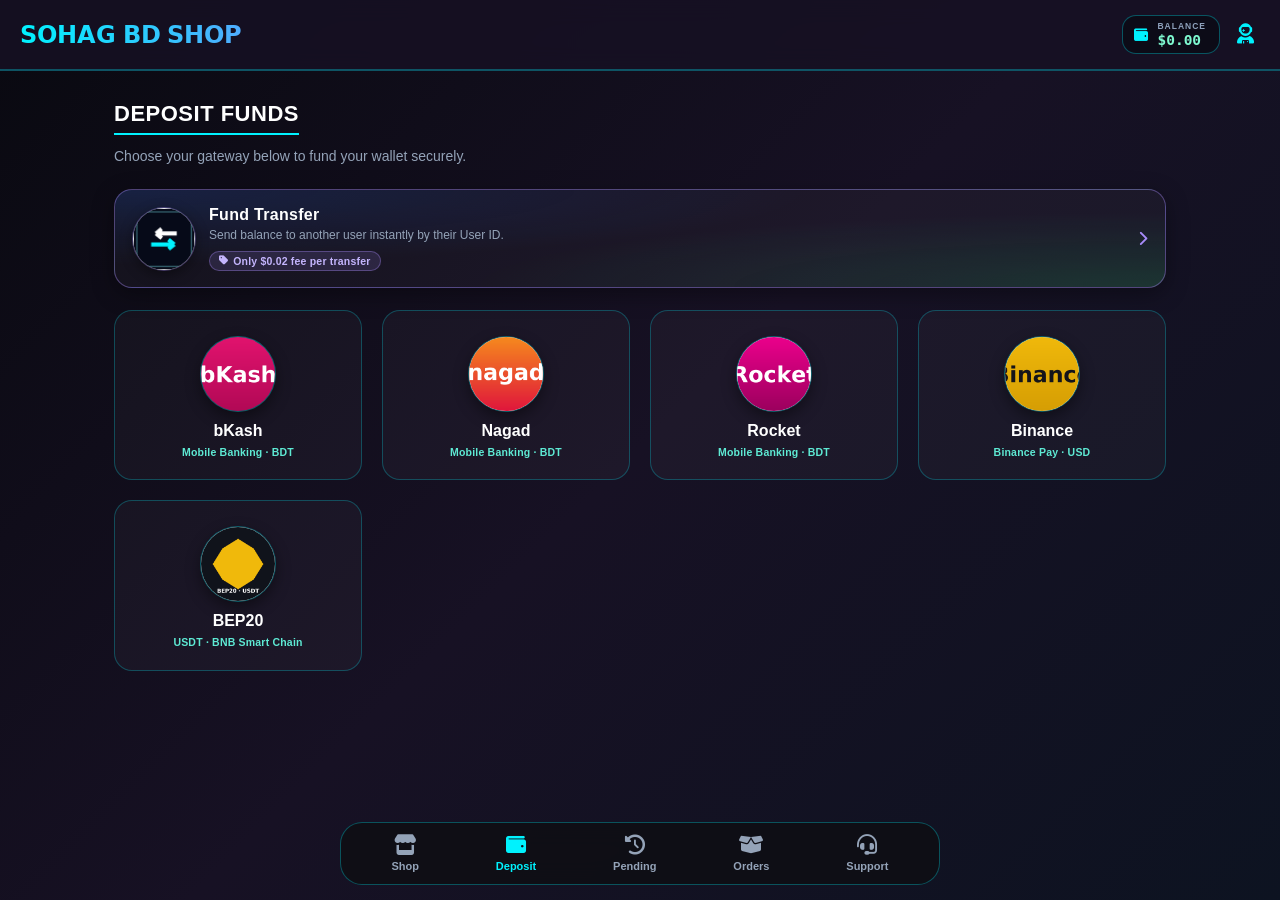
<file: deposit.html>
<!DOCTYPE html>
<html lang="en">
<head>
    <meta charset="UTF-8">
    <meta name="viewport" content="width=device-width, initial-scale=1.0, maximum-scale=1.0, user-scalable=no">
    <title>Deposit Funds - SOHAG BD SHOP</title>
    <!-- Favicon / App icons -->
    <link rel="icon" href="favicon.ico?v=2" sizes="any">
    <link rel="icon" type="image/png" sizes="32x32" href="favicon-32x32.png?v=2">
    <link rel="icon" type="image/png" sizes="16x16" href="favicon-16x16.png?v=2">
    <link rel="icon" type="image/png" sizes="96x96" href="favicon-96x96.png?v=2">
    <link rel="apple-touch-icon" sizes="180x180" href="apple-touch-icon.png?v=2">
    <link rel="manifest" href="site.webmanifest?v=2">
    <meta name="theme-color" content="#0f111a">
    <!-- ⚡ Font Awesome non-blocking: even if cdnjs is slow or blocked, the page is drawn immediately.
         (previously this one line was the root cause of the "blank screen after login, fine after a reload" problem) -->
    <!-- ⚡ media="print" dropped: it does keep the page from blocking, but the browser also
         gives a print stylesheet the *lowest* download priority, so the icons arrived last
         of all and popped in late. preload + onload swap is non-blocking AND high priority. -->
    <link rel="preload" as="style" href="fa-subset.css?v=3"
          onload="this.rel='stylesheet'; this.onload=null;">
    <!-- The icon font itself, fetched in parallel with the CSS instead of after it -->
    <link rel="preload" as="font" type="font/woff2" crossorigin
          href="fa-solid-900.woff2">
    <noscript><link rel="stylesheet" href="fa-subset.css?v=3"></noscript>
    <!-- 🚀 Shared page boot helper — why it is needed is documented in detail in app-boot.js -->
    <script src="app-boot.js?v=4"></script>
    <style>
        * { margin: 0; padding: 0; box-sizing: border-box; }
        body { font-family: 'Segoe UI', Tahoma, Geneva, Verdana, sans-serif; background: linear-gradient(135deg, #090910 0%, #171124 50%, #0d1321 100%); color: #e2e8f0; min-height: 100vh; padding-bottom: 110px; }
        
        .header { background: rgba(23, 17, 36, 0.85); backdrop-filter: blur(12px); padding: 15px 20px; display: flex; justify-content: space-between; align-items: center; border-bottom: 2px solid rgba(0, 242, 254, 0.3); position: sticky; top: 0; z-index: 1000; }
        .header-left { display: flex; align-items: center; gap: 15px; }
        .header h1 { font-size: 24px; font-weight: 900; background: linear-gradient(90deg, #00f2fe, #4facfe); -webkit-background-clip: text; -webkit-text-fill-color: transparent; }
        .header-actions { display: flex; align-items: center; gap: 12px; }
        /* Header balance pill — occupies the slot the language switcher used to hold.
           The full styling, including the responsive rules, lives in user-theme.css. */
        .header-balance { display: inline-flex; align-items: center; gap: 9px; padding: 6px 13px 6px 11px; border-radius: 14px; border: 1px solid rgba(0,242,254,0.32); background: rgba(6,8,16,0.55); white-space: nowrap; }
        .hb-icon { font-size: 14px; line-height: 1; color: #00f2fe; }
        .hb-text { display: flex; flex-direction: column; align-items: flex-start; gap: 2px; }
        .hb-label { font-size: 8.5px; font-weight: 800; letter-spacing: 1px; line-height: 1; text-transform: uppercase; color: #8ea1bb; }
        .header-wallet { font-family: 'Consolas', 'SF Mono', monospace; font-size: 14.5px; font-weight: 800; line-height: 1; color: #7ef9d0; }
        .header-icon { cursor: pointer; font-size: 20px; color: #00f2fe; padding: 5px; transition: 0.3s; }
        .header-icon:hover { color: #ff0844; }

        /* ==================================================================
           📐 Deposit page layout — clean on mobile / tablet / PC alike
           ------------------------------------------------------------------
           Previously .pay-grid was a fixed 2-column grid on every screen and each logo sat
           at a different size based on its own aspect ratio (bkash.png wide, nagad.png square) —
           as a result the cards looked untidy on small phones, the name lines did not fit
           on a single row, and on large screens a lot of empty space was left on the right.
           Now: an auto-fit grid + a round plate of the same size for every logo.
           ================================================================== */
        .container { width: 100%; max-width: 1100px; margin: 0 auto; padding: 20px 16px 10px; }
        .title { color: #fff; font-size: clamp(17px, 4.6vw, 22px); text-transform: uppercase; letter-spacing: 0.5px; border-bottom: 2px solid #00f2fe; padding-bottom: 6px; margin-bottom: 10px; display: inline-block; }
        /* Subtitle — previously an inline negative margin was applied, so on small phones it
           stuck to the title. It is now moved into a class and the spacing is fixed. */
        .page-sub { color: #94a3b8; font-size: clamp(12.5px, 3.4vw, 14px); line-height: 1.6; margin: 0 0 22px; max-width: 620px; }

        .pay-grid {
            display: grid;
            grid-template-columns: repeat(2, minmax(0, 1fr));
            gap: 14px;
            margin-top: 12px;
            align-items: stretch;
        }
        .pay-card {
            display: flex; flex-direction: column; align-items: center; justify-content: flex-start;
            gap: 10px; min-width: 0; height: 100%;
            background: rgba(255,255,255,0.03); border: 1px solid rgba(0,242,254,0.25);
            border-radius: 18px; padding: 18px 12px 16px; text-align: center;
            cursor: pointer; transition: 0.3s; -webkit-tap-highlight-color: transparent;
        }
        .pay-card:hover { border-color: #00f2fe; background: rgba(0,242,254,0.1); transform: translateY(-3px); }
        /* Round logo plate — every gateway logo sits at exactly the same size, so the
           name lines below stay at the same height on every card */
        .pay-card img, .pay-logo {
            width: 60px; height: 60px; flex-shrink: 0; display: block; margin: 0;
            border-radius: 50%; object-fit: cover; background: #fff;
            box-shadow: 0 0 0 1px rgba(0,242,254,0.35), 0 6px 16px rgba(0,0,0,0.45);
        }
        .pay-card h4 { margin: 0; color: #fff; font-size: 14.5px; font-weight: 800; line-height: 1.3; word-break: break-word; }
        .pay-card .pay-sub { display: block; color: #5eead4; font-size: 10.5px; font-weight: 600; margin-top: 4px; letter-spacing: 0.2px; }

        .btn { width: 100%; padding: 14px; background: rgba(0,242,254,0.1); border: 1px solid #00f2fe; color: #00f2fe; font-weight: bold; border-radius: 10px; cursor: pointer; margin-top: 15px; text-transform: uppercase; transition: 0.3s; }
        .btn:hover { background: #00f2fe; color: #090910; }
        input { width: 100%; padding: 14px; margin: 12px 0; background: rgba(0,0,0,0.5); border: 1px solid rgba(0,242,254,0.3); border-radius: 10px; color: #00f2fe; outline: none; text-align: center; font-size: 16px; font-weight: bold; }

        /* Popup — so that long content (the BEP20 form) does not get cut off on small phones,
           we use max-height + inner scrolling */
        .overlay { display: none; position: fixed; top: 0; left: 0; width: 100%; height: 100%; background: rgba(0,0,0,0.9); z-index: 2000; justify-content: center; align-items: center; backdrop-filter: blur(4px); padding: 18px 14px; }
        .popup {
            background: linear-gradient(135deg, #171124, #0d1321); padding: 26px 22px 24px;
            border-radius: 20px; border: 1px solid #00f2fe; text-align: center;
            width: 100%; max-width: 360px; position: relative; margin: auto;
            max-height: calc(100vh - 36px);
            max-height: calc(100dvh - 36px);
            overflow-y: auto; overscroll-behavior: contain;
        }
        .popup h3 { color: #00f2fe; margin-top: 0; text-transform: uppercase; font-size: clamp(15px, 4.3vw, 18px); letter-spacing: 0.5px; padding: 0 26px; }
        .popup-close { position: absolute; top: 12px; right: 12px; background: rgba(255,8,68,0.1); border: none; color: #ff0844; font-size: 18px; cursor: pointer; width: 32px; height: 32px; border-radius: 50%; display: flex; align-items: center; justify-content: center; z-index: 3; }
        .popup-close:hover { background: #ff0844; color: #fff; }
        .copy-hint { font-size: 11px; color: #94a3b8; margin-top: -5px; margin-bottom: 15px; }

        /* 🔵 Popup round logo — one shared style for bKash / Nagad / Rocket / Binance / BEP20 */
        .pop-logo {
            display: block; width: 78px; height: 78px; margin: 4px auto 14px;
            border-radius: 50%; object-fit: cover; background: #fff;
            box-shadow: 0 0 0 2px rgba(0,242,254,0.45), 0 8px 22px rgba(0,0,0,0.55);
        }
        /* Box that shows the number / Binance ID — the font shrinks itself on small phones */
        .pay-number {
            color: #ffb199 !important; font-size: clamp(18px, 5.6vw, 24px) !important;
            font-weight: bold; background: rgba(255,8,68,0.1) !important;
            border: 2px solid #ffb199 !important; border-radius: 12px; padding: 15px 10px !important;
            cursor: pointer; text-align: center; width: 100%; letter-spacing: 0.5px;
        }

        .bottom-nav { position: fixed; bottom: 15px; left: 50%; transform: translateX(-50%); width: 90%; max-width: 600px; background: rgba(15,15,20,0.9); backdrop-filter: blur(12px); border: 1px solid rgba(0,242,254,0.3); border-radius: 22px; padding: 12px; display: flex; justify-content: space-around; align-items: center; z-index: 1000; }
        .nav-item { display: flex; flex-direction: column; align-items: center; color: #94a3b8; font-size: 11px; font-weight: bold; cursor: pointer; text-decoration: none; }
        .nav-item i { font-size: 20px; margin-bottom: 5px; }
        .nav-item.active, .nav-item:hover { color: #00f2fe; }
        
        .amount-highlight { font-size: 28px; font-weight: bold; color: #00f2fe; }
        .warning-text { color: #ffb199; font-size: 12px; margin-top: 10px; }

        /* Unified payment modal: amount -> destination -> transaction ID -> submit */
        .unified-payment-popup { max-width: 430px; text-align: left; }
        .unified-payment-popup h3 { text-align: center; }
        .payment-kicker { color: #94a3b8; font-size: 11px; text-align: center; margin: -7px 0 18px; letter-spacing: .35px; }
        .payment-field { margin: 0 0 17px; }
        .payment-label { display: flex; justify-content: space-between; gap: 10px; color: #cbd5e1; font-size: 12px; font-weight: 800; margin: 0 2px 7px; }
        .payment-label span { color: #5eead4; font-family: monospace; white-space: nowrap; }
        .payment-input { width: 100%; margin: 0; text-align: left; }
        .payment-helper { min-height: 17px; color: #94a3b8; font-size: 11px; line-height: 1.45; margin-top: 6px; }
        .payment-account { margin: 0 0 17px; padding: 13px; border: 1px solid rgba(0,242,254,.22); border-radius: 13px; background: rgba(0,0,0,.28); user-select: none; }
        .payment-account-head { display: flex; align-items: center; justify-content: space-between; gap: 10px; margin-bottom: 9px; }
        .payment-account-label { color: #cbd5e1; font-size: 12px; font-weight: 800; }
        .payment-copy-hint { color: #5eead4; font-size: 10.5px; font-weight: 800; white-space: nowrap; }
        .payment-account-value { display: block; overflow-wrap: anywhere; color: #ffb199; font: 800 clamp(16px, 4.5vw, 22px)/1.35 Consolas, monospace; letter-spacing: .35px; text-align: center; padding: 12px 8px; border: 1px dashed rgba(255,177,153,.5); border-radius: 10px; background: rgba(255,8,68,.08); cursor: pointer; user-select: text; transition: background .2s ease, border-color .2s ease, box-shadow .2s ease, transform .2s ease; }
        .payment-account-value:hover, .payment-account-value:focus-visible { border-color: rgba(255,177,153,.9); background: rgba(255,8,68,.16); box-shadow: 0 8px 24px rgba(255,8,68,.16); outline: none; }
        .payment-account-value.copied { border-color: #5eead4; background: rgba(52,211,153,.16); box-shadow: 0 0 0 3px rgba(52,211,153,.13), 0 10px 28px rgba(52,211,153,.18); transform: translateY(-1px); }
        .payment-account-hint { color: #64748b; font-size: 10.5px; text-align: center; margin-top: 7px; }
        .payment-submit { margin-top: 2px; background: linear-gradient(90deg, #00b8c7, #00f2fe); color: #071018; border: 0; }
        .payment-submit:hover { background: #5eead4; color: #071018; }
        .payment-submit:disabled { opacity: .55; cursor: not-allowed; }
        .payment-form-message { min-height: 18px; margin-top: 10px; color: #ff8fa8; font-size: 12px; line-height: 1.45; text-align: center; }
        .payment-receipt-view { text-align: center; }
        .payment-receipt-view[hidden] { display: none; }
        .payment-receipt-status { display: inline-flex; align-items: center; gap: 7px; color: #fcd34d; border: 1px solid rgba(252,211,77,.38); background: rgba(252,211,77,.1); border-radius: 999px; padding: 6px 11px; font-size: 11px; font-weight: 800; margin: 0 0 14px; }
        .payment-receipt-title { color: #fff; font-size: 20px; margin: 0 0 5px; }
        .payment-receipt-amount { color: #34d399; font: 900 30px/1.2 Consolas, monospace; margin-bottom: 18px; }
        .payment-receipt-table { text-align: left; border: 1px solid rgba(0,242,254,.2); border-radius: 12px; padding: 6px 13px; background: rgba(255,255,255,.03); }
        .payment-receipt-row { display: flex; justify-content: space-between; gap: 16px; padding: 10px 0; border-bottom: 1px solid rgba(255,255,255,.08); font-size: 12px; }
        .payment-receipt-row:last-child { border-bottom: 0; }
        .payment-receipt-row span:first-child { color: #94a3b8; }
        .payment-receipt-row span:last-child { color: #e2e8f0; font-weight: 800; font-family: Consolas, monospace; text-align: right; overflow-wrap: anywhere; }
        .payment-download { margin-top: 17px; background: linear-gradient(90deg, #7c3aed, #a78bfa); border: 0; color: #fff; }
        .payment-done { margin-top: 10px; }
        
        .toast {
            position: fixed;
            top: 20px;
            left: 50%;
            transform: translateX(-50%);
            padding: 12px 24px;
            border-radius: 30px;
            font-weight: bold;
            font-size: 14px;
            z-index: 9999;
            animation: slideDown 0.3s ease;
            box-shadow: 0 5px 20px rgba(0,0,0,0.3);
        }
        .toast-error { background: #ff0844; color: white; }
        .toast-success { background: #00f2fe; color: #090910; }
        @keyframes slideDown {
            from { opacity: 0; transform: translateX(-50%) translateY(-20px); }
            to { opacity: 1; transform: translateX(-50%) translateY(0); }
        }
        
        /* Block Overlay Styles */
        #blockOverlay {
            display: none;
            position: fixed;
            top: 0;
            left: 0;
            width: 100%;
            height: 100%;
            background: rgba(0,0,0,0.95);
            z-index: 10000;
            justify-content: center;
            align-items: center;
            /* ⚡ backdrop-filter: blur(5px) removed — the overlay behind it is already 95%
               opaque, so the blur had essentially nothing left to show through, while the
               browser still had to blur the entire viewport for as long as it was open. */
        }
        .block-content {
            background: linear-gradient(145deg, #1a0000, #2a0000);
            padding: 35px 30px;
            border-radius: 30px;
            text-align: center;
            max-width: 400px;
            border: 2px solid #ff4444;
            box-shadow: 0 0 50px rgba(255,0,0,0.5);
        }
        .block-content i { font-size: 60px; margin-bottom: 20px; }
        .block-content h2 { margin-bottom: 15px; font-size: 28px; }
        .block-content p { margin-bottom: 20px; font-size: 14px; }
        .timer-box {
            background: rgba(255,68,68,0.2);
            padding: 15px;
            border-radius: 15px;
            margin-bottom: 20px;
        }
        .timer-box p { margin-bottom: 8px; font-size: 13px; }
        .timer-value { font-size: 28px; font-weight: bold; font-family: monospace; }
        .block-buttons { display: flex; gap: 15px; justify-content: center; }
        .block-btn {
            padding: 12px 20px;
            border-radius: 10px;
            cursor: pointer;
            font-weight: bold;
            transition: 0.3s;
        }
        .block-btn-home { background: rgba(255,68,68,0.3); border: 1px solid #ff4444; color: #ff8888; }
        .block-btn-account { background: rgba(255,68,68,0.3); border: 1px solid #ff4444; color: #ff8888; }
        .block-btn-support { background: #ff4444; border: none; color: #fff; }
        .block-btn:hover { transform: scale(1.02); }
        
        /* Support Modal */
        .support-overlay {
            position: fixed; top: 0; left: 0; width: 100%; height: 100%;
            background: rgba(0, 0, 0, 0.9); backdrop-filter: blur(6px);
            z-index: 2000; display: none; justify-content: center; align-items: center;
            /* আগে padding/overflow কিছুই ছিল না — কনটেন্ট স্ক্রিনের চেয়ে লম্বা হলে
               center করার কারণে বাক্সের উপরের অংশ (ক্রস বাটনসহ) স্ক্রিনের বাইরে
               চলে যেত আর স্ক্রলও করা যেত না। পেজের .popup-এ যে প্যাটার্ন আছে
               হুবহু সেটাই এখানে দেওয়া হলো। */
            padding: 14px; overflow-y: auto; overscroll-behavior: contain;
            -webkit-overflow-scrolling: touch;
        }
        @supports (height: 100dvh) { .support-overlay { height: 100dvh; } }
        .support-box {
            background: linear-gradient(145deg, #0f0f17, #0a0a10);
            padding: 30px 25px; border-radius: 28px; width: 90%; max-width: 340px;
            text-align: center; border: 1px solid rgba(0, 242, 254, 0.4);
            position: relative;
            /* ভিউপোর্টের চেয়ে কখনো লম্বা হবে না — বাড়তি অংশ ভেতরে স্ক্রল হবে */
            max-height: calc(100vh - 28px); overflow-y: auto; margin: auto;
        }
        @supports (max-height: 100dvh) { .support-box { max-height: calc(100dvh - 28px); } }
        .close-modal {
            position: absolute; top: 15px; right: 20px; color: #ff0844; font-size: 22px;
            cursor: pointer; width: 30px; height: 30px; display: flex;
            align-items: center; justify-content: center; border-radius: 50%;
            background: rgba(255, 8, 68, 0.1);
        }
        .close-modal:hover { background: #ff0844; color: #fff; transform: rotate(90deg); }
        .support-box h3 { color: #fff; margin-bottom: 8px; font-size: 22px; }
        .support-box h3 i { color: #00f2fe; margin-right: 8px; }
        .support-desc { color: #94a3b8; font-size: 13px; margin-bottom: 25px; }
        .support-btn {
            display: flex; align-items: center; justify-content: center; gap: 12px;
            padding: 14px; border-radius: 14px; font-weight: 700; font-size: 16px;
            margin-top: 12px; text-decoration: none; transition: 0.3s;
        }
        .btn-wa { background: rgba(37, 211, 102, 0.12); border: 1px solid #25D366; color: #25D366; }
        .btn-wa:hover { background: #25D366; color: #fff; }
        .btn-tg { background: rgba(0, 136, 204, 0.12); border: 1px solid #0088cc; color: #0088cc; }
        .btn-tg:hover { background: #0088cc; color: #fff; }

        /* ==================================================================
           💸 Fund Transfer  —  exactly the same style as account.html
           ------------------------------------------------------------------
           Users want the "send Balance to another user" option on the Deposit page too,
           so both the banner and the modal have been brought over here.
           ================================================================== */
        .ft-banner {
            display: flex;
            align-items: center;
            gap: 14px;
            width: 100%;
            margin-bottom: 22px;
            padding: 14px 16px;
            border-radius: 18px;
            cursor: pointer;
            text-align: left;
            border: 1px solid rgba(167, 139, 250, 0.4);
            background:
                radial-gradient(120% 140% at 0% 0%, rgba(37, 99, 235, 0.18) 0%, rgba(37, 99, 235, 0) 55%),
                radial-gradient(120% 140% at 100% 100%, rgba(34, 197, 94, 0.16) 0%, rgba(34, 197, 94, 0) 55%),
                rgba(255, 255, 255, 0.03);
            box-shadow: 0 6px 22px rgba(0, 0, 0, 0.35);
            transition: 0.3s;
            -webkit-tap-highlight-color: transparent;
        }
        .ft-banner:hover {
            border-color: #a78bfa;
            transform: translateY(-2px);
            box-shadow: 0 10px 28px rgba(124, 58, 237, 0.35);
        }
        .ft-banner:focus-visible { outline: 2px solid #a78bfa; outline-offset: 2px; }
        .ft-banner-img {
            width: 62px; height: 62px; flex-shrink: 0; object-fit: contain;
            border-radius: 50%; background: rgba(255, 255, 255, 0.92);
            box-shadow: 0 0 0 1px rgba(167, 139, 250, 0.35), 0 4px 14px rgba(0, 0, 0, 0.45);
        }
        .ft-banner-text { flex: 1; min-width: 0; }
        .ft-banner-text h4 { margin: 0 0 3px; font-size: 16px; font-weight: 800; color: #fff; letter-spacing: 0.3px; }
        .ft-banner-text p { margin: 0 0 6px; font-size: 12px; color: #94a3b8; line-height: 1.35; }
        .ft-banner-fee {
            display: inline-flex; align-items: center; gap: 5px;
            font-size: 10.5px; font-weight: 700; color: #c4b5fd;
            background: rgba(167, 139, 250, 0.14); border: 1px solid rgba(167, 139, 250, 0.35);
            padding: 3px 9px; border-radius: 20px; letter-spacing: 0.2px;
            /* inline-flex turns every text fragment into a separate item, so
               "Only $" / "0.01" / "fee per transfer" used to break onto separate lines.
               Keeping the text in a single span with nowrap keeps it on one line. */
            white-space: nowrap; max-width: 100%;
        }
        .ft-banner-arrow { color: #a78bfa; font-size: 15px; flex-shrink: 0; }

        /* Transfer modal */
        /* .ft-box নিজে স্ক্রল করে না — ভেতরের .ft-scroll করে। এতে ক্রস বাটনটা
           absolute হয়েও সবসময় উপরে পিন হয়ে থাকে, স্ক্রল করলে হারিয়ে যায় না। */
        .ft-box {
            max-width: 380px; text-align: left; padding: 0;
            display: flex; flex-direction: column; overflow: hidden;
        }
        .ft-scroll {
            min-height: 0; overflow-y: auto; overscroll-behavior: contain;
            -webkit-overflow-scrolling: touch; padding: 18px 20px 22px;
            scrollbar-width: thin; scrollbar-color: rgba(167,139,250,0.5) transparent;
        }
        .ft-scroll::-webkit-scrollbar { width: 6px; }
        .ft-scroll::-webkit-scrollbar-thumb { background: rgba(167,139,250,0.45); border-radius: 3px; }
        .ft-scroll::-webkit-scrollbar-track { background: transparent; }

        /* ✕ ক্লোজ বাটন — div নয়, আসল <button> যাতে কীবোর্ড/স্ক্রিনরিডারেও কাজ করে */
        .ft-close {
            position: absolute; top: 11px; right: 11px; z-index: 5;
            width: 34px; height: 34px; border-radius: 50%; padding: 0;
            display: flex; align-items: center; justify-content: center;
            font-size: 17px; line-height: 1; cursor: pointer;
            color: #ff0844; background: rgba(255, 8, 68, 0.14);
            border: 1px solid rgba(255, 8, 68, 0.45);
            transition: 0.25s; -webkit-tap-highlight-color: transparent;
        }
        .ft-close:hover, .ft-close:focus-visible {
            background: #ff0844; color: #fff; transform: rotate(90deg); outline: none;
        }

        .ft-box h3 { text-align: center; margin: 0 0 18px; font-size: 20px; }
        .ft-head-icon { color: #a78bfa !important; }
        .ft-hero {
            /* ক্রস বাটনের নিচে যাতে লোগোটা চাপা না লাগে — উপরে একটু জায়গা */
            display: block; width: 78px; height: 78px; margin: 10px auto 12px;
            object-fit: contain; border-radius: 50%; background: rgba(255, 255, 255, 0.94);
            box-shadow: 0 0 0 1px rgba(167, 139, 250, 0.4), 0 6px 20px rgba(0, 0, 0, 0.5);
        }

        .ft-label { display: block; color: #cbd5e1; font-size: 12px; font-weight: 700; margin: 0 0 6px 2px; letter-spacing: 0.3px; }
        /* ব্যালেন্সের আলাদা বক্স তুলে দিয়ে লেবেলের ভেতরেই ব্র্যাকেটে দেখানো হচ্ছে */
        .ft-avail { color: #64748b; font-weight: 700; white-space: nowrap; }
        .ft-avail b { color: #34d399; font-weight: 800; font-family: monospace; }
        .ft-input {
            width: 100%; padding: 13px 14px; background: rgba(0,0,0,0.5);
            border: 1px solid rgba(167,139,250,0.35); border-radius: 12px;
            color: #e9d5ff; outline: none; font-size: 15px; font-weight: bold;
            font-family: monospace; letter-spacing: 0.5px; box-sizing: border-box;
            transition: 0.2s; -moz-appearance: textfield;
            /* The global input{} rule centres every input and adds margin — not wanted here */
            margin: 0; text-align: left;
        }
        .ft-input::-webkit-outer-spin-button,
        .ft-input::-webkit-inner-spin-button { -webkit-appearance: none; margin: 0; }
        .ft-input:focus { border-color: #a78bfa; box-shadow: 0 0 0 3px rgba(167,139,250,0.15); }
        .ft-input::placeholder { color: #4b5563; font-weight: normal; letter-spacing: 0; }
        .ft-input:disabled { opacity: 0.55; cursor: not-allowed; }
        .ft-field { margin-bottom: 14px; }

        .ft-check {
            display: none; align-items: center; gap: 10px; margin-top: 8px;
            padding: 10px 12px; border-radius: 10px; font-size: 12.5px; font-weight: 700;
            line-height: 1.4; word-break: break-word;
        }
        .ft-check.show { display: flex; }
        .ft-check-ok   { background: rgba(52,211,153,0.1);  border: 1px solid rgba(52,211,153,0.45);  color: #6ee7b7; }
        .ft-check-bad  { background: rgba(255,8,68,0.1);    border: 1px solid rgba(255,8,68,0.45);    color: #ff8fa8; }
        .ft-check-wait { background: rgba(148,163,184,0.08);border: 1px solid rgba(148,163,184,0.3);  color: #94a3b8; }
        .ft-check i { font-size: 15px; flex-shrink: 0; }
        .ft-check .mini-spin {
            width: 14px; height: 14px; border: 2px solid rgba(148,163,184,0.3);
            border-top-color: #94a3b8; border-radius: 50%; animation: spin 0.8s linear infinite;
            flex-shrink: 0;
        }
        @keyframes spin { to { transform: rotate(360deg); } }

        .ft-summary {
            background: rgba(255,255,255,0.03); border: 1px dashed rgba(167,139,250,0.35);
            border-radius: 12px; padding: 12px 14px; margin: 4px 0 16px;
        }
        .ft-sum-row { display: flex; justify-content: space-between; font-size: 12.5px; padding: 4px 0; }
        .ft-sum-row span:first-child { color: #94a3b8; }
        .ft-sum-row span:last-child { color: #e2e8f0; font-weight: 700; font-family: monospace; }
        .ft-sum-row.total { border-top: 1px solid rgba(255,255,255,0.1); margin-top: 6px; padding-top: 8px; }
        .ft-sum-row.total span:first-child { color: #cbd5e1; font-weight: 700; }
        .ft-sum-row.total span:last-child { color: #a78bfa; font-size: 15px; }

        .ft-submit {
            width: 100%; padding: 15px; border-radius: 12px; border: none; cursor: pointer;
            background: linear-gradient(90deg, #7c3aed, #a78bfa); color: #fff;
            font-weight: 800; font-size: 15px; letter-spacing: 0.6px; text-transform: uppercase;
            transition: 0.3s; margin-top: 4px;
        }
        .ft-submit:hover:not(:disabled) { box-shadow: 0 6px 22px rgba(124,58,237,0.55); transform: translateY(-1px); }
        .ft-submit:disabled { opacity: 0.5; cursor: not-allowed; }

        .ft-msg { font-size: 12.5px; font-weight: 700; text-align: center; margin-top: 12px; min-height: 16px; line-height: 1.45; }
        .ft-msg.err { color: #ff8fa8; }
        .ft-msg.ok  { color: #6ee7b7; }
        .ft-note { color: #64748b; font-size: 11px; text-align: center; margin-top: 14px; line-height: 1.5; }

        .ft-receipt { display: none; text-align: center; }
        .ft-receipt.show { display: block; }
        .ft-tick {
            width: 64px; height: 64px; margin: 0 auto 14px; border-radius: 50%;
            background: rgba(52,211,153,0.12); border: 2px solid #34d399;
            display: flex; align-items: center; justify-content: center;
            font-size: 30px; color: #34d399;
        }
        .ft-receipt h4 { color: #fff; margin: 0 0 6px; font-size: 19px; }
        .ft-receipt .amt { color: #34d399; font-size: 28px; font-weight: 900; font-family: monospace; margin-bottom: 4px; }
        .ft-done-btn {
            width: 100%; padding: 14px; margin-top: 16px; border-radius: 12px;
            background: rgba(0,242,254,0.1); border: 1px solid #00f2fe; color: #00f2fe;
            font-weight: 800; cursor: pointer; text-transform: uppercase; transition: 0.3s;
        }
        .ft-done-btn:hover { background: #00f2fe; color: #090910; }
        .ft-pdf-btn { background: linear-gradient(90deg, #7c3aed, #a78bfa); border-color: transparent; color: #fff; }
        .ft-pdf-btn:hover { background: #a78bfa; color: #fff; }
        .ft-shake { animation: ftShake 0.35s; }
        @keyframes ftShake {
            0%,100% { transform: translateX(0); }
            25% { transform: translateX(-6px); }
            75% { transform: translateX(6px); }
        }

        /* ==================================================================
           🟢 BEP20 (USDT · BNB Smart Chain) — styles inside the popup
           ------------------------------------------------------------------
           Previously BEP20 had its own large section inside the page, which
           looked different from the bKash/Nagad/Rocket popup flow. Now BEP20 also
           runs in exactly the same 3-step popup as they do:
                Step 1: how much USDT to send  →  Step 2: copy the Wallet address
                →  Step 3: submit the TxID
           The classes below are now used inside that popup.
           ================================================================== */
        /* The BEP20 part inside the popup is left-aligned — .popup itself is center-aligned */
        .bep-pop { text-align: left; }

        .bep-warn {
            display: flex; gap: 10px; align-items: flex-start;
            background: rgba(255, 170, 68, 0.09); border: 1px solid rgba(255, 170, 68, 0.4);
            border-radius: 12px; padding: 11px 13px; margin-bottom: 18px;
            color: #ffd9a0; font-size: 11.5px; line-height: 1.55;
        }
        .bep-warn i { color: #ffaa44; font-size: 15px; flex-shrink: 0; margin-top: 1px; }
        .bep-warn b { color: #ffc978; }

        .bep-notset {
            display: flex; gap: 10px; align-items: flex-start;
            background: rgba(255, 8, 68, 0.09); border: 1px solid rgba(255, 8, 68, 0.42);
            border-radius: 12px; padding: 12px 14px;
            color: #ff8fa8; font-size: 12px; font-weight: 600; line-height: 1.55;
        }
        .bep-notset i { font-size: 15px; flex-shrink: 0; margin-top: 1px; }

        .bep-label {
            display: block; color: #cbd5e1; font-size: 12px; font-weight: 700;
            margin: 16px 0 7px 2px; letter-spacing: 0.3px;
        }
        .bep-label:first-child { margin-top: 0; }
        .bep-label i { color: #5eead4; margin-right: 3px; }

        /* Address box — tap to copy */
        .bep-addr {
            display: flex; align-items: center; gap: 10px;
            background: rgba(0, 0, 0, 0.55); border: 1px dashed rgba(0, 191, 165, 0.55);
            border-radius: 12px; padding: 13px 14px; cursor: pointer; transition: 0.25s;
            -webkit-tap-highlight-color: transparent;
        }
        .bep-addr:hover { border-style: solid; background: rgba(0, 191, 165, 0.08); }
        .bep-addr span {
            flex: 1; min-width: 0; color: #5eead4; font-family: monospace;
            font-size: 12.5px; font-weight: bold; letter-spacing: 0.4px;
            word-break: break-all; line-height: 1.5;
        }
        .bep-addr i { color: #00bfa5; font-size: 15px; flex-shrink: 0; }
        .bep-hint { font-size: 11px; color: #94a3b8; margin: 6px 0 0 2px; }

        .bep-input {
            width: 100%; padding: 13px 14px; background: rgba(0, 0, 0, 0.5);
            border: 1px solid rgba(0, 191, 165, 0.35); border-radius: 12px;
            color: #ccfbf1; outline: none; font-size: 14px; font-weight: bold;
            font-family: monospace; box-sizing: border-box; transition: 0.2s;
            -moz-appearance: textfield;
            /* Override the global input{} rule */
            margin: 0; text-align: left; letter-spacing: 0.3px;
        }
        .bep-input::-webkit-outer-spin-button,
        .bep-input::-webkit-inner-spin-button { -webkit-appearance: none; margin: 0; }
        .bep-input:focus { border-color: #00bfa5; box-shadow: 0 0 0 3px rgba(0, 191, 165, 0.15); }
        .bep-input::placeholder { color: #4b5563; font-weight: normal; letter-spacing: 0; }
        .bep-input:disabled { opacity: 0.55; cursor: not-allowed; }
        .bep-input-hash { font-size: 12px; letter-spacing: 0; }

        .bep-check {
            display: none; align-items: center; gap: 9px; margin-top: 8px;
            padding: 10px 12px; border-radius: 10px; font-size: 12px; font-weight: 700;
            line-height: 1.45; word-break: break-word; text-align: left;
        }
        .bep-check.show { display: flex; }
        .bep-check-ok  { background: rgba(52,211,153,0.1); border: 1px solid rgba(52,211,153,0.45); color: #6ee7b7; }
        .bep-check-bad { background: rgba(255,8,68,0.1);   border: 1px solid rgba(255,8,68,0.45);   color: #ff8fa8; }
        .bep-check i { font-size: 14px; flex-shrink: 0; }

        .bep-conv { font-size: 11.5px; color: #94a3b8; margin: 7px 0 0 2px; }
        .bep-conv b { color: #5eead4; font-family: monospace; }

        .bep-submit {
            margin-top: 20px !important;
            background: linear-gradient(90deg, #00897b, #00bfa5) !important;
            border: none !important; color: #04241f !important; font-weight: 900 !important;
        }
        .bep-submit:hover:not(:disabled) { box-shadow: 0 6px 22px rgba(0, 191, 165, 0.5); color: #04241f !important; }
        .bep-submit:disabled { opacity: 0.5; cursor: not-allowed; }

        .bep-msg { font-size: 12.5px; font-weight: 700; text-align: center; margin-top: 12px; min-height: 16px; line-height: 1.5; }
        .bep-msg.err { color: #ff8fa8; }
        .bep-msg.ok  { color: #6ee7b7; }
        .bep-note { color: #64748b; font-size: 11px; text-align: center; margin-top: 14px; line-height: 1.55; }

        /* ==================================================================
           📱 → 💻  Responsive  —  Mobile / Tablet / PC
           ------------------------------------------------------------------
           Three breakpoints, all three with the same goal: gateway cards, text, spacing
           and logos must never overlap or sit cramped against each other anywhere.
           ================================================================== */

        /* Small phones — everything a little more compact, grid stays fixed at 2 columns */
        @media (max-width: 400px) {
            .container { padding: 16px 12px 8px; }
            .pay-grid { grid-template-columns: repeat(2, minmax(0, 1fr)); gap: 11px; }
            .pay-card { padding: 15px 8px 13px; border-radius: 16px; gap: 8px; }
            .pay-card img, .pay-logo { width: 52px; height: 52px; }
            .pay-card h4 { font-size: 12.8px; }
            .pay-card .pay-sub { font-size: 9.5px; }
            .popup { padding: 22px 15px 20px; border-radius: 18px; }
            .pop-logo { width: 66px; height: 66px; margin-bottom: 12px; }
            .ft-banner { gap: 11px; padding: 12px 13px; }
            .ft-banner-img { width: 54px; height: 54px; }
            .ft-banner-text h4 { font-size: 15px; }
            .ft-banner-text p { font-size: 11.5px; }
            .bep-addr span { font-size: 11px; }
            .bep-addr { padding: 12px 11px; }
        }

        /* Very narrow phones keep two columns for predictable mobile scanning. */
        @media (max-width: 330px) {
            .pay-grid { grid-template-columns: repeat(2, minmax(0, 1fr)); gap: 8px; }
            .pay-card { padding: 12px 6px 11px; gap: 7px; }
            .pay-card img, .pay-logo { width: 48px; height: 48px; }
            .pay-card h4 { font-size: 12px; }
            .pay-card .pay-sub { font-size: 8.7px; }
        }

        /* Tablet — more room, so both the cards and the logos are a little larger */
        @media (min-width: 600px) {
            .container { padding: 24px 22px 12px; }
            .pay-grid { grid-template-columns: repeat(4, minmax(0, 1fr)); gap: 18px; }
            .pay-card { padding: 22px 14px 18px; }
            .pay-card img, .pay-logo { width: 68px; height: 68px; }
            .pay-card h4 { font-size: 15.5px; }
            .ft-banner { padding: 16px 18px; }
        }

        /* PC / large screens — four gateways per row, equally sized */
        @media (min-width: 1024px) {
            .container { padding: 30px 24px 20px; }
            .pay-grid { grid-template-columns: repeat(4, minmax(0, 1fr)); gap: 20px; }
            .pay-card { padding: 26px 16px 20px; }
            .pay-card img, .pay-logo { width: 74px; height: 74px; }
            .pay-card h4 { font-size: 16px; }
            .popup { max-width: 400px; padding: 30px 26px 26px; }
            .pop-logo { width: 86px; height: 86px; }
        }
    </style>

    <!-- Animated theme (background colour animation + card animations) -->
    <link rel="preload" as="style" href="user-theme.css?v=6">
    <link rel="stylesheet" href="user-theme.css?v=6">
</head>
<body>
    <div class="header">
        <div class="header-left">
            <h1 id="brandName">𝗦𝗢𝗛𝗔𝗚 𝗕𝗗 𝗦𝗛𝗢𝗣</h1>
        </div>
        <div class="header-actions">
            <div class="header-balance" title="Wallet balance">
                <i class="fa-solid fa-wallet hb-icon"></i>
                <span class="hb-text">
                    <span class="hb-label">Balance</span>
                    <span class="header-wallet" id="walletDisplay">$0.00</span>
                </span>
            </div>
            <div class="header-icon" onclick="window.location.href='account.html'">
                <i class="fa-solid fa-user-astronaut"></i>
            </div>
        </div>
    </div>

    <div class="container">
        <h2 class="title" id="t-deposit">Deposit Funds</h2>
        <p class="page-sub" id="d-sub">Choose your gateway below to fund your wallet securely.</p>

        <!-- 💸 Fund Transfer — Balance can be sent from the Deposit page as well -->
        <div class="ft-banner" id="transferBtn" role="button" tabindex="0"
             onclick="openTransferModal()"
             onkeydown="if(event.key==='Enter'||event.key===' '){event.preventDefault();openTransferModal();}">
            <img class="ft-banner-img" src="fund-transfer.png" alt="Fund Transfer" width="62" height="62" loading="lazy" decoding="async">
            <div class="ft-banner-text">
                <h4 id="ft-b-title">Fund Transfer</h4>
                <p id="ft-b-sub">Send balance to another user instantly by their User ID.</p>
                <span class="ft-banner-fee"><i class="fa-solid fa-tag"></i><span>Only $<span id="ftBannerFee">0.02</span> fee per transfer</span></span>
            </div>
            <i class="fa-solid fa-chevron-right ft-banner-arrow"></i>
        </div>

        <!-- Gateway cards — every logo sits on a round plate of the same size, so every row
             lines up perfectly (mobile 2, tablet 3, PC 5 columns) -->
        <div class="pay-grid px-stagger">
            <div class="pay-card" role="button" tabindex="0" onclick="openAmountModal('bKash')">
                <img class="pay-logo" src="bkash.png" alt="bKash" width="60" height="60" decoding="async">
                <h4>bKash<span class="pay-sub">Mobile Banking · BDT</span></h4>
            </div>
            <div class="pay-card" role="button" tabindex="0" onclick="openAmountModal('Nagad')">
                <img class="pay-logo" src="nagad.png" alt="Nagad" width="60" height="60" decoding="async">
                <h4>Nagad<span class="pay-sub">Mobile Banking · BDT</span></h4>
            </div>
            <div class="pay-card" role="button" tabindex="0" onclick="openAmountModal('Rocket')">
                <img class="pay-logo" src="rocket.png" alt="Rocket" width="60" height="60" decoding="async">
                <h4>Rocket<span class="pay-sub">Mobile Banking · BDT</span></h4>
            </div>
            <div class="pay-card" role="button" tabindex="0" onclick="openAmountModal('Binance')">
                <img class="pay-logo" src="binance.png" alt="Binance" width="60" height="60" decoding="async">
                <h4>Binance<span class="pay-sub">Binance Pay · USD</span></h4>
            </div>
            <!-- 🟢 BEP20 — opens in the same popup flow as bKash/Nagad/Rocket -->
            <div class="pay-card" role="button" tabindex="0" onclick="openAmountModal('BEP20')">
                <img class="pay-logo" src="bep20.png" alt="USDT BEP20" width="60" height="60" decoding="async">
                <h4>BEP20<span class="pay-sub">USDT · BNB Smart Chain</span></h4>
            </div>
        </div>
    </div>

    <!-- Block Overlay -->
    <div id="blockOverlay">
        <div class="block-content" id="blockContent">
            <div id="permanentBlockDiv" style="display: none;">
                <i class="fa-solid fa-ban" style="color: #ff4444;"></i>
                <h2 style="color: #ff4444;">⛔ Account Permanently Banned</h2>
                <p id="permanentReason" style="color: #ffb3b3;">Your account has been permanently banned for violating our terms.</p>
                <div class="timer-box">
                    <p style="color: #ff8888;">You can no longer make deposits or place orders.</p>
                </div>
                <div class="block-buttons">
                    <button class="block-btn block-btn-home" onclick="window.location.href='index.html'">🏠 Home</button>
                    <button class="block-btn block-btn-support" onclick="openSupportModalFromBlock()">🆘 Support</button>
                </div>
            </div>
            <div id="temporaryBlockDiv" style="display: none;">
                <i class="fa-solid fa-clock" style="color: #ffaa44;"></i>
                <h2 style="color: #ffaa44;">⚠️ Temporary Block (3 Days)</h2>
                <p id="tempReason" style="color: #ffdd99;">You have made 3 rejected deposit attempts in a row.</p>
                <div class="timer-box">
                    <p style="color: #ffcc88;">🔒 Deposit access temporarily restricted</p>
                    <p class="timer-value" id="timerValue">--:--:--</p>
                    <p id="unblockDate" style="color: #ffcc88; font-size: 12px;"></p>
                </div>
                <div class="block-buttons">
                    <button class="block-btn block-btn-home" onclick="window.location.href='index.html'">🏠 Home</button>
                    <button class="block-btn block-btn-account" onclick="window.location.href='account.html'">👤 Account</button>
                    <button class="block-btn block-btn-support" onclick="openSupportModalFromBlock()">🆘 Support</button>
                </div>
            </div>
        </div>
    </div>

    <!-- ============ Unified payment modal ============ -->
    <div class="overlay" id="paymentModal" aria-hidden="true">
        <div class="popup unified-payment-popup" role="dialog" aria-modal="true" aria-labelledby="paymentModalTitle">
            <button class="popup-close" type="button" onclick="closePaymentModal()" aria-label="Close payment dialog"><i class="fa-solid fa-times"></i></button>

            <div id="paymentFormView">
                <img class="pop-logo" id="paymentModalLogo" src="bkash.png" alt="Payment method" width="78" height="78" decoding="async">
                <div class="payment-kicker">Secure payment submission</div>
                <h3 id="paymentModalTitle">Deposit via bKash</h3>

                <div class="payment-field">
                    <label class="payment-label" for="paymentAmount">Amount <span id="paymentAmountUnit">BDT</span></label>
                    <input class="payment-input" type="number" id="paymentAmount" inputmode="decimal" min="0.01" step="0.01" placeholder="Enter amount" oninput="paymentAmountChanged()">
                    <div class="payment-helper" id="paymentAmountHelper">Enter the exact amount you will send.</div>
                </div>

                <div class="payment-account" id="paymentAccount">
                    <div class="payment-account-head">
                        <span class="payment-account-label" id="paymentAccountLabel">bKash number</span>
                        <span class="payment-copy-hint"><i class="fa-regular fa-copy"></i> Click to copy</span>
                    </div>
                    <code class="payment-account-value" id="paymentAccountValue" role="button" tabindex="0" aria-label="Copy payment destination" onclick="copyPaymentAccount()" onkeydown="if(event.key==='Enter'||event.key===' '){event.preventDefault();copyPaymentAccount();}">-</code>
                    <div class="payment-account-hint" id="paymentAccountHint">Click the address above to copy the payment destination.</div>
                </div>

                <div class="payment-field">
                    <label class="payment-label" for="paymentTrx" id="paymentTrxLabel">Transaction ID (TrxID)</label>
                    <input class="payment-input" type="text" id="paymentTrx" maxlength="100" autocomplete="off" placeholder="Enter your TrxID (e.g., 9J82KLMNO)">
                    <div class="payment-helper" id="paymentTrxHelper">Enter the ID shown by your payment provider.</div>
                </div>

                <button class="btn payment-submit" id="paymentSubmit" type="button" onclick="submitUnifiedPayment()"><i class="fa-solid fa-paper-plane"></i> Submit Payment</button>
                <div class="payment-form-message" id="paymentFormMessage" role="status" aria-live="polite"></div>
            </div>

            <div class="payment-receipt-view" id="paymentReceiptView" hidden>
                <div class="ft-tick"><i class="fa-solid fa-check"></i></div>
                <div class="payment-receipt-status"><i class="fa-solid fa-clock"></i> <span id="paymentReceiptStatus">Pending verification</span></div>
                <h3 class="payment-receipt-title">Payment Submitted</h3>
                <div class="payment-receipt-amount" id="paymentReceiptAmount">$0.00</div>
                <div class="payment-receipt-table">
                    <div class="payment-receipt-row"><span>Payment method</span><span id="paymentReceiptMethod">-</span></div>
                    <div class="payment-receipt-row"><span id="paymentReceiptTrxLabel">TrxID</span><span id="paymentReceiptTrx">-</span></div>
                    <div class="payment-receipt-row"><span>Date &amp; time</span><span id="paymentReceiptDate">-</span></div>
                    <div class="payment-receipt-row"><span>Payment status</span><span id="paymentReceiptStatusValue">Pending</span></div>
                </div>
                <button class="btn payment-download" type="button" onclick="downloadPaymentReceipt()"><i class="fa-solid fa-file-arrow-down"></i> Download PDF Receipt</button>
                <button class="btn payment-done" type="button" onclick="closePaymentModal()"><i class="fa-solid fa-check"></i> Done</button>
            </div>
        </div>
    </div>

    <div class="bottom-nav">
        <a href="index.html" class="nav-item"><i class="fa-solid fa-store"></i><span id="n-buy">Shop</span></a>
        <a href="deposit.html" class="nav-item active"><i class="fa-solid fa-wallet"></i><span id="n-dep">Deposit</span></a>
        <a href="pending.html" class="nav-item"><i class="fa-solid fa-clock-rotate-left"></i><span id="n-pen">Pending</span></a>
        <a href="orders.html" class="nav-item"><i class="fa-solid fa-box-open"></i><span id="n-ord">Orders</span></a>
        <a href="#" class="nav-item" id="navSupport" onclick="openSupportModal(event)"><i class="fa-solid fa-headset"></i><span id="n-sup">Support</span></a>
    </div>

    <!-- ============ 💸 Fund Transfer modal ============ -->
    <div class="support-overlay" id="transferModal">
        <div class="support-box ft-box">
            <!-- ✕ বাটনটা .ft-scroll-এর বাইরে, তাই স্ক্রল করলেও উপরেই পিন থাকে -->
            <button type="button" class="ft-close" onclick="closeTransferModal()"
                    aria-label="Close fund transfer"><i class="fa-solid fa-times"></i></button>

            <div class="ft-scroll">
            <!-- Step 1: form -->
            <div id="ftForm">
                <img class="ft-hero" src="fund-transfer.png" alt="Fund Transfer" width="78" height="78" decoding="async">
                <h3><i class="fa-solid fa-paper-plane ft-head-icon"></i> Fund Transfer</h3>

                <div class="ft-field">
                    <label class="ft-label" for="ftRecipient"><i class="fa-regular fa-id-card"></i> Recipient User ID (Telegram ID)</label>
                    <input class="ft-input" type="text" id="ftRecipient" inputmode="numeric" autocomplete="off"
                           placeholder="e.g. 1837884159" maxlength="15"
                           oninput="ftOnRecipientInput()"
                           onkeydown="if(event.key==='Enter'){event.preventDefault();document.getElementById('ftAmount').focus();}">
                    <div class="ft-check" id="ftCheck"></div>
                </div>

                <div class="ft-field">
                    <label class="ft-label" for="ftAmount"><i class="fa-solid fa-dollar-sign"></i> Amount to Send (USD)
                        <span class="ft-avail">(Available: <b id="ftBalance">$0.00</b>)</span>
                    </label>
                    <input class="ft-input" type="number" id="ftAmount" inputmode="decimal" step="0.01" min="0.01"
                           autocomplete="off" placeholder="0.00"
                           oninput="ftRecalc()"
                           onkeydown="if(event.key==='Enter'){event.preventDefault();submitTransfer();}">
                </div>

                <div class="ft-summary">
                    <div class="ft-sum-row"><span>Amount to send</span><span id="ftSumAmount">$0.00</span></div>
                    <div class="ft-sum-row"><span>Transfer fee (from amount)</span><span id="ftSumFee">− $0.02</span></div>
                    <div class="ft-sum-row"><span>Recipient gets</span><span id="ftSumNet">$0.00</span></div>
                    <div class="ft-sum-row total"><span>Deducted from you</span><span id="ftSumTotal">$0.00</span></div>
                </div>

                <button class="ft-submit" id="ftSubmit" onclick="submitTransfer()">
                    <i class="fa-solid fa-paper-plane"></i> Send Funds
                </button>
                <div class="ft-msg" id="ftMsg"></div>
                <div class="ft-note">
                    <i class="fa-solid fa-shield-halved"></i> Transfers are instant and <b>cannot be reversed</b>.<br>
                    The fee is taken <b>out of the amount</b> — only the amount you type is deducted from your balance.<br>
                    Double-check the recipient User ID before sending.
                </div>
            </div>

            <!-- Step 2: success receipt -->
            <div class="ft-receipt" id="ftReceipt">
                <div class="ft-tick"><i class="fa-solid fa-check"></i></div>
                <h4>Transfer Successful</h4>
                <div class="amt" id="ftRcAmount">$0.00</div>
                <div style="color:#94a3b8; font-size:12.5px; margin-bottom:16px;">
                    sent to <b style="color:#e2e8f0;" id="ftRcName">-</b>
                </div>
                <div class="ft-summary" style="text-align:left; border-style:solid;">
                    <div class="ft-sum-row"><span>Transfer ID</span><span id="ftRcId" style="font-size:11px;">-</span></div>
                    <div class="ft-sum-row"><span>Recipient ID</span><span id="ftRcTo">-</span></div>
                    <div class="ft-sum-row"><span>Deducted from you</span><span id="ftRcSent">$0.00</span></div>
                    <div class="ft-sum-row"><span>Transfer fee (from amount)</span><span id="ftRcFee">− $0.02</span></div>
                    <div class="ft-sum-row"><span>Recipient received</span><span id="ftRcNet">$0.00</span></div>
                    <div class="ft-sum-row total"><span>New balance</span><span id="ftRcBal">$0.00</span></div>
                </div>
                <button class="ft-done-btn ft-pdf-btn" type="button" onclick="downloadFundTransferReceipt()"><i class="fa-solid fa-file-arrow-down"></i> Download PDF Receipt</button>
                <button class="ft-done-btn" onclick="closeTransferModal()"><i class="fa-solid fa-check"></i> Done</button>
            </div>
            </div><!-- /.ft-scroll -->
        </div>
    </div>

    <!-- Support Modal -->
    <div class="support-overlay" id="supportModal">
        <div class="support-box">
            <div class="close-modal" onclick="closeSupportModal()"><i class="fa-solid fa-times"></i></div>
            <h3><i class="fa-solid fa-headset"></i> Live Support</h3>
            <div class="support-desc">Choose a platform to contact us.</div>
            <a href="https://wa.me/8801618202470" target="_blank" class="support-btn btn-wa"><i class="fa-brands fa-whatsapp"></i> WhatsApp</a>
            <a href="https://t.me/SH_5617" target="_blank" class="support-btn btn-tg"><i class="fa-brands fa-telegram"></i> Telegram</a>
        </div>
    </div>

    <script>
        let currentMethod = "", currentAmount = "", currentUSD = "";
        let blockCheckInterval = null;
        
        const PAYMENT_NUMBERS = { bKash: "01618202470", Nagad: "01618202470", Rocket: "01618202470", Binance: "976268542" };
        let exchangeRate = 130;

        /* Logo of each method — this same image is placed as a circle in all three popup steps */
        const METHOD_LOGOS = {
            bKash:   'bkash.png',
            Nagad:   'nagad.png',
            Rocket:  'rocket.png',
            Binance: 'binance.png',
            BEP20:   'bep20.png'
        };

        /** Sets the round logo for all three popup steps at once */
        function setMethodLogos(method) {
            const src = METHOD_LOGOS[method] || 'logo.png';
            const alt = method + ' logo';
            ['depAmountLogo', 'depInstrLogo', 'depTrxLogo'].forEach(function (id) {
                const el = document.getElementById(id);
                if (el) { el.src = src; el.alt = alt; }
            });
        }

        /* ==================================================================
           🟢 BEP20 (USDT · BNB Smart Chain) Settings
           ------------------------------------------------------------------
           ⚠️ Admin — to change the Wallet, edit only the line below:
                 BEP20_ADDRESS = "0x....";   ← the real BEP20 Wallet address

           প্লেসহোল্ডার বা ভুল ফরম্যাটের অ্যাড্রেস বসালে পেজ নিজেই BEP20
           Deposit disabled and shows "temporarily unavailable" — deliberately,
           so that nobody sends USDT to a wrong address or to someone else.
           ================================================================== */
        const BEP20_ADDRESS = "0xe97a610a6dff720689292f114ebd51380627580f";
        const BEP20_MIN     = 1;      // Minimum Deposit (USDT)
        const BEP20_MAX     = 100000; // Ceiling to guard against typos
        const BEP20_RATE    = 1;      // 1 USDT = $1.00

        /** Whether the address is a real BEP20 address (0x + 40 hex characters) */
        function bepAddressValid() {
            return /^0x[a-fA-F0-9]{40}$/.test(String(BEP20_ADDRESS || '').trim());
        }
        
        const BALANCE_API = 'api_balance.php';
        const BLOCK_CHECK_API = 'api_check_block.php';
        
        function showToast(message, type = 'success') {
            let toast = document.createElement('div');
            toast.className = `toast toast-${type}`;
            toast.innerHTML = `<i class="fa-solid ${type === 'success' ? 'fa-check-circle' : 'fa-exclamation-triangle'}"></i> ${message}`;
            document.body.appendChild(toast);
            setTimeout(() => {
                toast.style.animation = 'slideDown 0.3s ease reverse';
                setTimeout(() => toast.remove(), 300);
            }, 3000);
        }
        
        function openSupportModal(e) {
            if(e) e.preventDefault();
            document.getElementById('supportModal').style.display = 'flex';
        }
        
        function openSupportModalFromBlock() {
            document.getElementById('supportModal').style.display = 'flex';
        }
        
        function closeSupportModal() {
            document.getElementById('supportModal').style.display = 'none';
        }
        
        // ========== Block check function ==========
        async function checkBlockStatus() {
            let userTelegramId = localStorage.getItem('userTelegramId');
            if(!userTelegramId) return false;
            
            try {
                const response = await fetch(`${BLOCK_CHECK_API}?telegram_id=${userTelegramId}`);
                const data = await response.json();
                
                if(data.blocked) {
                    showBlockOverlay(data);
                    return true;
                } else {
                    hideBlockOverlay();
                    return false;
                }
            } catch(e) {
                console.log("Block check error:", e);
                return false;
            }
        }
        
        function showBlockOverlay(data) {
            let overlay = document.getElementById('blockOverlay');
            let permanentDiv = document.getElementById('permanentBlockDiv');
            let temporaryDiv = document.getElementById('temporaryBlockDiv');

            // The transfer / BEP20 code reads this flag and stops on its own
            window.userIsBlocked = true;

            // If Blocked, close the transfer modal even if it is open
            let tm = document.getElementById('transferModal');
            if (tm && tm.style.display === 'flex') tm.style.display = 'none';

            // Disable all form elements
            // (.ft-banner / .ft-submit were added later — so that a Blocked user
            //  cannot make a transfer or a BEP20 Deposit either)
            document.querySelectorAll('.pay-card, .btn, input, .pay-grid, .ft-banner, .ft-submit').forEach(el => {
                el.style.pointerEvents = 'none';
                el.style.opacity = '0.5';
            });
            
            if(data.permanent) {
                permanentDiv.style.display = 'block';
                temporaryDiv.style.display = 'none';
                document.getElementById('permanentReason').innerHTML = data.reason || 'Your account has been permanently banned. Please contact support.';
            } else {
                permanentDiv.style.display = 'none';
                temporaryDiv.style.display = 'block';
                document.getElementById('tempReason').innerHTML = data.reason || 'You have made 3 rejected deposit attempts in a row.';
                startBlockTimer(data.unblock_time);
            }
            overlay.style.display = 'flex';
        }
        
        function hideBlockOverlay() {
            let overlay = document.getElementById('blockOverlay');
            overlay.style.display = 'none';
            window.userIsBlocked = false;

            // Re-enable the form
            document.querySelectorAll('.pay-card, .btn, input, .pay-grid, .ft-banner, .ft-submit').forEach(el => {
                el.style.pointerEvents = '';
                el.style.opacity = '';
            });
        }
        
        let timerInterval = null;
        
        function startBlockTimer(unblockTimestamp) {
            if(timerInterval) clearInterval(timerInterval);
            
            let timerElement = document.getElementById('timerValue');
            let dateElement = document.getElementById('unblockDate');
            let unblockDate = new Date(unblockTimestamp * 1000);
            dateElement.innerHTML = '📅 Unblock: ' + unblockDate.toLocaleString();
            
            function updateTimer() {
                let now = Math.floor(Date.now() / 1000);
                let remaining = unblockTimestamp - now;
                
                if(remaining <= 0) {
                    timerElement.innerHTML = '00:00:00';
                    clearInterval(timerInterval);
                    location.reload();
                    return;
                }
                
                let days = Math.floor(remaining / 86400);
                let hours = Math.floor((remaining % 86400) / 3600);
                let minutes = Math.floor((remaining % 3600) / 60);
                let seconds = remaining % 60;
                
                if(days > 0) {
                    timerElement.innerHTML = days + 'd ' + hours.toString().padStart(2,'0') + ':' + minutes.toString().padStart(2,'0') + ':' + seconds.toString().padStart(2,'0');
                } else {
                    timerElement.innerHTML = hours.toString().padStart(2,'0') + ':' + minutes.toString().padStart(2,'0') + ':' + seconds.toString().padStart(2,'0');
                }
            }
            
            updateTimer();
            timerInterval = setInterval(updateTimer, 1000);
        }
        
        // ========== TrxID input validation ==========
        function setupTrxInputValidation() {
            let trxInput = document.getElementById('trxId');
            if(!trxInput) return;
            
            trxInput.addEventListener('input', function(e) {
                let value = this.value;
                
                // Bengali/Unicode character check
                if(/[^\x00-\x7F]/.test(value)) {
                    showToast('❌ Please use only English letters, numbers, dash(-) and underscore(_). Bangla characters are not allowed.', 'error');
                    this.value = value.replace(/[^\x00-\x7F]/g, '');
                    return;
                }
                
                // Allowed character check
                if(/[^a-zA-Z0-9_-]/.test(value)) {
                    this.value = value.replace(/[^a-zA-Z0-9_-]/g, '');
                }
                
                // Length limit 100
                if(this.value.length > 100) {
                    this.value = this.value.slice(0, 100);
                    showToast('❌ Transaction ID cannot exceed 100 characters.', 'error');
                }

                // 🟢 For BEP20 the hash is validated live (0x + 64 characters)
                if(currentMethod === 'BEP20') bepLiveCheck();
            });
        }
        
        // ========== Live Balance load ==========
        async function loadUserBalance() {
            let userTelegramId = localStorage.getItem('userTelegramId');
            const wallet = document.getElementById('walletDisplay');
            if(!userTelegramId) {
                if (wallet) wallet.innerHTML = '$0.00';
                return;
            }
            const cacheKey = 'balance:' + userTelegramId;
            const paint = (value) => {
                if (wallet) wallet.innerHTML = '$' + parseFloat(value || 0).toFixed(2);
            };
            if (window.SBD && SBD.cacheGet) {
                const cached = SBD.cacheGet(cacheKey, true);
                if (cached && cached.success) paint(cached.balance);
            }
            try {
                const response = await fetch(`${BALANCE_API}?telegram_id=${userTelegramId}`);
                const data = await response.json();
                if(data.success) {
                    paint(data.balance);
                    if (window.SBD && SBD.cacheSet) SBD.cacheSet(cacheKey, data, 5 * 60 * 1000);
                }
            } catch(e) { 
                console.log("Balance load error:", e);
            }
        }

        // ========== Page load ==========
        window.addEventListener('DOMContentLoaded', async () => {
            const rateEl = document.getElementById('rateShow');
            if (rateEl) rateEl.innerText = exchangeRate;
            loadUserBalance();
            
            // Block check
            let isBlocked = await checkBlockStatus();
            if(!isBlocked) {
                // Block check every 30 seconds
                if (window.SBD && SBD.poll) SBD.poll(checkBlockStatus, 30000);
                else setInterval(checkBlockStatus, 30000);
            }
            
            // TrxID input validation setup
            setupTrxInputValidation();
            setupPaymentInputValidation();

            // 🟢 Build the BEP20 popup (fill in the Wallet address / keep it disabled when not configured)
            bepInit();

            // Balance update: every 15 seconds, paused while the tab is not visible
            if (window.SBD && SBD.poll) SBD.poll(loadUserBalance, 15000);
            else setInterval(function() { if (!document.hidden) loadUserBalance(); }, 15000);
        });

        function openPopup(id) { document.getElementById(id).style.display = 'flex'; }
        function closePopup(id) { document.getElementById(id).style.display = 'none'; }

        let paymentReceiptData = null;

        function paymentUnit(method) {
            return method === 'Binance' ? 'USD' : (method === 'BEP20' ? 'USDT' : 'BDT');
        }

        function paymentDestination(method) {
            return method === 'BEP20' ? BEP20_ADDRESS : (PAYMENT_NUMBERS[method] || '');
        }

        function paymentDestinationLabel(method) {
            if (method === 'Binance') return 'Binance UID';
            if (method === 'BEP20') return 'BEP20 wallet address';
            return method + ' mobile banking number';
        }

        function paymentTrxFieldLabel(method) {
            if (method === 'Binance') return 'Binance Order ID';
            if (method === 'BEP20') return 'Transaction ID';
            return 'Transaction ID (TrxID)';
        }

        function paymentTrxReceiptLabel(method) {
            if (method === 'Binance') return 'Binance Order ID';
            if (method === 'BEP20') return 'Transaction ID';
            return 'TrxID';
        }

        function paymentTrxPlaceholder(method) {
            if (method === 'Binance') return 'Enter your Binance Order ID';
            if (method === 'BEP20') return 'Enter Transaction ID';
            return 'Enter your TrxID (e.g., 9J82KLMNO)';
        }

        function paymentSetMessage(message) {
            const el = document.getElementById('paymentFormMessage');
            if (el) el.textContent = message || '';
        }

        function resetPaymentModal() {
            paymentReceiptData = null;
            document.getElementById('paymentFormView').style.display = 'block';
            document.getElementById('paymentReceiptView').hidden = true;
            document.getElementById('paymentAmount').value = '';
            document.getElementById('paymentTrx').value = '';
            document.getElementById('paymentAccountValue').classList.remove('copied');
            document.getElementById('paymentSubmit').disabled = false;
            document.getElementById('paymentSubmit').innerHTML = '<i class="fa-solid fa-paper-plane"></i> Submit Payment';
            paymentSetMessage('');
        }

        /** Opens one modal containing amount, destination, transaction ID and submit. */
        function openAmountModal(method) {
            currentMethod = method;
            currentAmount = '';
            currentUSD = '';

            if (method === 'BEP20' && !bepAddressValid()) {
                showToast('⚠️ BEP20 deposits are temporarily unavailable.', 'error');
                return;
            }

            resetPaymentModal();
            const unit = paymentUnit(method);
            const destination = paymentDestination(method);
            const logo = document.getElementById('paymentModalLogo');
            logo.src = METHOD_LOGOS[method] || 'logo.png';
            logo.alt = method + ' logo';
            document.getElementById('paymentModalTitle').textContent = 'Deposit via ' + method;
            document.getElementById('paymentAccountValue').setAttribute('aria-label', 'Copy ' + paymentDestinationLabel(method));
            document.getElementById('paymentAmountUnit').textContent = unit;
            document.getElementById('paymentAmount').placeholder = 'Enter amount in ' + unit;
            document.getElementById('paymentAccountLabel').textContent = paymentDestinationLabel(method);
            document.getElementById('paymentAccountValue').textContent = destination || '-';
            document.getElementById('paymentAccountHint').textContent = method === 'BEP20'
                ? 'Send USDT only over the BEP20 (BNB Smart Chain) network.'
                : 'Click the address above to copy the payment destination.';
            document.getElementById('paymentTrxLabel').textContent = paymentTrxFieldLabel(method);
            document.getElementById('paymentTrx').placeholder = paymentTrxPlaceholder(method);
            document.getElementById('paymentTrxHelper').textContent = method === 'BEP20'
                ? 'A valid BEP20 transaction ID starts with 0x and contains 64 hexadecimal characters.'
                : 'Enter the ID shown by your payment provider.';
            document.getElementById('paymentAmount').setAttribute('min', method === 'BEP20' ? BEP20_MIN : '0.01');
            document.getElementById('paymentModal').style.display = 'flex';
            document.getElementById('paymentModal').setAttribute('aria-hidden', 'false');
            setTimeout(() => { try { document.getElementById('paymentAmount').focus(); } catch (e) {} }, 120);
        }

        function closePaymentModal() {
            const modal = document.getElementById('paymentModal');
            if (!modal) return;
            modal.style.display = 'none';
            modal.setAttribute('aria-hidden', 'true');
        }

        function paymentAmountChanged() {
            const raw = parseFloat(document.getElementById('paymentAmount').value);
            const amount = isFinite(raw) && raw > 0 ? raw : 0;
            currentAmount = amount ? String(raw) : '';
            currentUSD = amount ? (currentMethod === 'bKash' || currentMethod === 'Nagad' || currentMethod === 'Rocket'
                ? (amount / exchangeRate).toFixed(2) : (amount * (currentMethod === 'BEP20' ? BEP20_RATE : 1)).toFixed(2)) : '';
            const helper = document.getElementById('paymentAmountHelper');
            if (!amount) {
                helper.textContent = 'Enter the exact amount you will send.';
            } else if (currentMethod === 'BEP20') {
                helper.textContent = 'You will be credited $' + (amount * BEP20_RATE).toFixed(2) + '. Minimum ' + BEP20_MIN.toFixed(2) + ' USDT.';
            } else if (currentMethod === 'Binance') {
                helper.textContent = 'You will be credited $' + amount.toFixed(2) + '.';
            } else {
                helper.textContent = 'You will be credited approximately $' + (amount / exchangeRate).toFixed(2) + ' at 1 USD = ' + exchangeRate + ' BDT.';
            }
        }

        function copyPaymentAccount() {
            const value = paymentDestination(currentMethod);
            if (!value) return;
            const done = () => {
                const account = document.getElementById('paymentAccountValue');
                const hint = document.getElementById('paymentAccountHint');
                if (account) account.classList.add('copied');
                hint.textContent = 'Copied to clipboard.';
                hint.style.color = '#5eead4';
                setTimeout(() => { if (account) account.classList.remove('copied'); hint.textContent = currentMethod === 'BEP20' ? 'Send USDT only over the BEP20 (BNB Smart Chain) network.' : 'Click the address above to copy the payment destination.'; hint.style.color = ''; }, 1800);
                showToast('✅ Payment destination copied', 'success');
            };
            if (navigator.clipboard && window.isSecureContext) {
                navigator.clipboard.writeText(value).then(done).catch(() => paymentCopyFallback(value, done));
            } else paymentCopyFallback(value, done);
        }

        function paymentCopyFallback(value, done) {
            const area = document.createElement('textarea');
            area.value = value; area.style.position = 'fixed'; area.style.opacity = '0';
            document.body.appendChild(area); area.select();
            try {
                if (document.execCommand('copy')) done();
                else showToast('⚠️ Could not copy the destination', 'error');
            } catch (e) { showToast('⚠️ Could not copy the destination', 'error'); }
            area.remove();
        }

        async function submitUnifiedPayment() {
            const amount = parseFloat(document.getElementById('paymentAmount').value);
            let tx = document.getElementById('paymentTrx').value.trim();
            const btn = document.getElementById('paymentSubmit');

            if (!isFinite(amount) || amount <= 0) {
                paymentSetMessage('Please enter a valid payment amount.');
                showToast('❌ Enter a valid amount', 'error');
                return;
            }
            if (currentMethod === 'BEP20' && (amount < BEP20_MIN || amount > BEP20_MAX)) {
                paymentSetMessage('BEP20 deposits must be between ' + BEP20_MIN.toFixed(2) + ' and ' + BEP20_MAX.toLocaleString() + ' USDT.');
                showToast('❌ Invalid BEP20 amount', 'error');
                return;
            }
            if (!tx) {
                paymentSetMessage('Please enter your ' + paymentTrxReceiptLabel(currentMethod) + '.');
                showToast('❌ Enter the Transaction ID', 'error');
                return;
            }
            if (currentMethod === 'BEP20') {
                tx = bepNormHash(tx);
                document.getElementById('paymentTrx').value = tx;
                if (!bepHashValid(tx)) {
                    paymentSetMessage('A BEP20 Transaction ID must start with 0x and contain 64 hexadecimal characters.');
                    showToast('❌ Invalid BEP20 Transaction ID', 'error');
                    return;
                }
            }

            currentAmount = String(amount);
            currentUSD = (currentMethod === 'bKash' || currentMethod === 'Nagad' || currentMethod === 'Rocket')
                ? (amount / exchangeRate).toFixed(2)
                : (amount * (currentMethod === 'BEP20' ? BEP20_RATE : 1)).toFixed(2);
            btn.innerHTML = '<i class="fa-solid fa-spinner fa-pulse"></i> Processing...';
            btn.disabled = true;
            paymentSetMessage('');

            const userEmail = localStorage.getItem('userEmail') || 'guest@sohagbd.top';
            const userName = localStorage.getItem('userSessionName') || 'User';
            const userTelegramId = localStorage.getItem('userTelegramId') || '';
            const unit = paymentUnit(currentMethod);
            const amountLabel = amount.toFixed(2) + ' ' + unit;

            try {
                const response = await fetch('api_save_deposit.php', {
                    method: 'POST',
                    headers: { 'Content-Type': 'application/json' },
                    body: JSON.stringify({
                        method: currentMethod,
                        amount: amountLabel,
                        usdAmount: currentUSD,
                        trx: tx,
                        userEmail,
                        userName,
                        userTelegramId
                    })
                });
                const data = await response.json();
                if (!data.ok) {
                    paymentSetMessage(data.message || 'Unable to submit the payment.');
                    showToast(data.message || 'Payment submission failed', 'error');
                    btn.innerHTML = '<i class="fa-solid fa-paper-plane"></i> Submit Payment';
                    btn.disabled = false;
                    return;
                }

                const stamp = data.created_at || new Date().toISOString().replace('T', ' ').slice(0, 19);
                paymentReceiptData = {
                    method: currentMethod,
                    amount: amountLabel,
                    usdAmount: currentUSD,
                    transactionLabel: paymentTrxReceiptLabel(currentMethod),
                    transactionId: data.trxid || tx,
                    dateTime: stamp,
                    status: data.status || 'Pending',
                    receiptId: data.id || ''
                };
                document.getElementById('paymentReceiptAmount').textContent = amountLabel;
                document.getElementById('paymentReceiptMethod').textContent = currentMethod;
                document.getElementById('paymentReceiptTrxLabel').textContent = paymentReceiptData.transactionLabel;
                document.getElementById('paymentReceiptTrx').textContent = paymentReceiptData.transactionId;
                document.getElementById('paymentReceiptDate').textContent = paymentReceiptData.dateTime;
                document.getElementById('paymentReceiptStatus').textContent = paymentReceiptData.status === 'Successful' ? 'Payment successful' : 'Pending verification';
                document.getElementById('paymentReceiptStatusValue').textContent = paymentReceiptData.status;
                document.getElementById('paymentFormView').style.display = 'none';
                document.getElementById('paymentReceiptView').hidden = false;
                downloadPaymentReceipt();
                showToast('✅ Payment submitted. PDF receipt downloaded.', 'success');
            } catch (e) {
                paymentSetMessage('Server connection failed. Please try again.');
                showToast('⚠️ Server connection failed', 'error');
                btn.innerHTML = '<i class="fa-solid fa-paper-plane"></i> Submit Payment';
                btn.disabled = false;
            }
        }

        function setupPaymentInputValidation() {
            const input = document.getElementById('paymentTrx');
            if (!input) return;
            input.addEventListener('input', function () {
                this.value = this.value.replace(/[^a-zA-Z0-9_-]/g, '').slice(0, 100);
            });
            input.addEventListener('keydown', function (event) {
                if (event.key === 'Enter') { event.preventDefault(); submitUnifiedPayment(); }
            });
        }

        function submitDepositFlow() {
            // Kept as a compatibility alias for any older inline references.
            submitUnifiedPayment();
        }

        /* Small dependency-free PDF writer for a consistent downloadable receipt. */
        function pdfEscape(value) {
            return String(value == null ? '' : value)
                .replace(/[^\x20-\x7E]/g, '?')
                .replace(/\\/g, '\\\\').replace(/\(/g, '\\(').replace(/\)/g, '\\)');
        }

        function receiptPdfBlob(receipt) {
            const lines = [
                ['SOHAG BD SHOP', 22, '#title'],
                ['PAYMENT RECEIPT', 15, '#heading'],
                ['Generated receipt for your records', 10, '#muted'],
                ['Payment method', 11, receipt.method],
                ['Amount paid', 11, receipt.amount],
                [receipt.transactionLabel || paymentTrxReceiptLabel(receipt.method), 11, receipt.transactionId],
                ['Date & time', 11, receipt.dateTime],
                ['Payment status', 11, receipt.status]
            ];
            if (receipt.recipient) lines.push(['Recipient', 11, receipt.recipient]);
            if (receipt.receiptId) lines.push(['Receipt reference', 11, receipt.receiptId]);

            const stream = [];
            stream.push('q 0.00 0.72 0.78 rg 54 730 484 3 re f Q');
            stream.push('BT');
            stream.push('/F1 22 Tf 54 772 Td (' + pdfEscape(lines[0][0]) + ') Tj');
            stream.push('/F1 15 Tf 0 -34 Td (' + pdfEscape(lines[1][0]) + ') Tj');
            stream.push('/F1 10 Tf 0 -23 Td (' + pdfEscape(lines[2][0]) + ') Tj');
            stream.push('/F1 11 Tf');
            let y = -42;
            for (let i = 3; i < lines.length; i++) {
                const label = lines[i][0];
                const rawValue = String(lines[i][2] == null ? '' : lines[i][2]);
                const chunks = rawValue.match(/.{1,62}/g) || [''];
                stream.push(y + ' Td (' + pdfEscape(label + ':') + ') Tj');
                stream.push('0 -16 Td (' + pdfEscape(chunks[0]) + ') Tj');
                for (let j = 1; j < chunks.length; j++) stream.push('0 -14 Td (' + pdfEscape(chunks[j]) + ') Tj');
                y = -28;
            }
            stream.push('ET');
            stream.push('q 0.86 0.88 0.92 RG 54 84 484 1 re f Q');
            stream.push('BT /F1 9 Tf 54 66 Td (Keep this receipt until your payment is verified.) Tj ET');
            const content = stream.join('\n');
            const objects = [
                '<< /Type /Catalog /Pages 2 0 R >>',
                '<< /Type /Pages /Kids [3 0 R] /Count 1 >>',
                '<< /Type /Page /Parent 2 0 R /MediaBox [0 0 595 842] /Resources << /Font << /F1 5 0 R >> >> /Contents 4 0 R >>',
                '<< /Length ' + content.length + ' >>\nstream\n' + content + '\nendstream',
                '<< /Type /Font /Subtype /Type1 /BaseFont /Helvetica >>'
            ];
            const encoder = new TextEncoder();
            let pdf = '%PDF-1.4\n';
            const offsets = [0];
            objects.forEach((object, index) => {
                offsets[index + 1] = encoder.encode(pdf).length;
                pdf += (index + 1) + ' 0 obj\n' + object + '\nendobj\n';
            });
            const xrefOffset = encoder.encode(pdf).length;
            pdf += 'xref\n0 ' + (objects.length + 1) + '\n';
            pdf += '0000000000 65535 f \n';
            offsets.slice(1).forEach(offset => { pdf += String(offset).padStart(10, '0') + ' 00000 n \n'; });
            pdf += 'trailer\n<< /Size ' + (objects.length + 1) + ' /Root 1 0 R >>\nstartxref\n' + xrefOffset + '\n%%EOF';
            return new Blob([encoder.encode(pdf)], { type: 'application/pdf' });
        }

        function downloadReceiptPdf(receipt, filename) {
            if (!receipt) return;
            const url = URL.createObjectURL(receiptPdfBlob(receipt));
            const link = document.createElement('a');
            link.href = url;
            link.download = (filename || 'sohag-bd-payment-receipt') + '.pdf';
            document.body.appendChild(link);
            link.click();
            link.remove();
            setTimeout(() => URL.revokeObjectURL(url), 1000);
        }

        function downloadPaymentReceipt() {
            if (!paymentReceiptData) return;
            downloadReceiptPdf(paymentReceiptData, 'sohag-bd-' + paymentReceiptData.method.toLowerCase() + '-receipt');
        }

        function downloadFundTransferReceipt() {
            if (!FT.receipt) return;
            downloadReceiptPdf(FT.receipt, 'sohag-bd-fund-transfer-receipt');
        }

        /* ==================================================================
           🟢 BEP20 (USDT · BNB Smart Chain) — helper functions
           ------------------------------------------------------------------
           BEP20 now runs in exactly the same 3-step popup flow as bKash/Nagad/Rocket
           (openAmountModal → nextToInstruction → nextToTrxInput → submit)।
           The functions below only handle the extra BEP20 work: showing and copying the
           address, and validating the transaction hash.
           ================================================================== */
        function bepEl(id) { return document.getElementById(id); }

        /** The small box below the TxID input. state: 'ok' | 'bad' | '' */
        function bepShowCheck(state, html) {
            const box = bepEl('trxCheck');
            if (!box) return;
            if (!state) { box.className = 'bep-check'; box.innerHTML = ''; return; }
            const icon = state === 'ok'
                ? '<i class="fa-solid fa-circle-check"></i>'
                : '<i class="fa-solid fa-circle-exclamation"></i>';
            box.className = 'bep-check show bep-check-' + state;
            box.innerHTML = icon + '<span>' + html + '</span>';
        }

        /** Shows how much of the hash has been typed so far */
        function bepLiveCheck() {
            const box = bepEl('trxId');
            if (!box) return;
            const norm = bepNormHash(box.value);
            const body = norm.replace(/^0x/, '');
            if (body.length === 0) { bepShowCheck('', ''); return; }
            if (bepHashValid(norm)) {
                bepShowCheck('ok', 'Looks like a valid BEP20 transaction hash.');
            } else {
                bepShowCheck('bad', 'A BEP20 TxID is <b>0x</b> followed by 64 characters · ' +
                                    body.length + '/64 entered.');
            }
        }

        /**
         * Hash normalisation: drops spaces, lowercases, keeps only hex characters,
         * and if someone pastes 64 characters without 0x it adds the 0x prefix itself.
         * (Lowercasing prevents the same hash from being submitted twice in two different cases —
         *  the duplicate check is an exact string comparison.)
         */
        function bepNormHash(raw) {
            let s = String(raw == null ? '' : raw).trim().toLowerCase().replace(/\s+/g, '');
            const hadPrefix = s.slice(0, 2) === '0x';
            let body = (hadPrefix ? s.slice(2) : s).replace(/[^0-9a-f]/g, '');
            if (body.length > 64) body = body.slice(0, 64);
            if (hadPrefix || body.length === 64) return '0x' + body;
            return body;
        }

        function bepHashValid(h) { return /^0x[0-9a-f]{64}$/.test(h); }

        /** Fills the address into the Step 2 popup (keeps it disabled when not configured) */
        function bepInit() {
            const ok = bepAddressValid();
            const addrEl = bepEl('bepAddrText');
            if (addrEl) addrEl.innerText = ok ? BEP20_ADDRESS : '—';
            const notSet = bepEl('bepNotSet');
            const body   = bepEl('bepAddrBody');
            if (notSet) notSet.style.display = ok ? 'none' : 'flex';
            if (body)   body.style.display   = ok ? 'block' : 'none';
            // If no address is configured, moving to the next step is blocked too
            const next = bepEl('instrNextBtn');
            if (next) next.disabled = !ok;
            const amt = bepEl('usdtInput');
            if (amt) amt.setAttribute('min', String(BEP20_MIN));
        }

        async function copyBepAddress() {
            if (!bepAddressValid()) return;
            const hint = bepEl('bepAddrHint');
            let done = false;
            try {
                await navigator.clipboard.writeText(BEP20_ADDRESS);
                done = true;
            } catch (e) {
                // On http or older browsers the clipboard API is missing — legacy fallback
                try {
                    const ta = document.createElement('textarea');
                    ta.value = BEP20_ADDRESS;
                    ta.style.position = 'fixed';
                    ta.style.opacity = '0';
                    document.body.appendChild(ta);
                    ta.select();
                    done = document.execCommand('copy');
                    ta.remove();
                } catch (e2) { done = false; }
            }
            if (hint) {
                hint.innerHTML = done ? '✅ Address copied!' : '⚠️ Copy failed — please select and copy manually.';
                hint.style.color = done ? '#5eead4' : '#ffb199';
                setTimeout(() => {
                    hint.innerHTML = 'Tap the address above to copy it';
                    hint.style.color = '#94a3b8';
                }, 2600);
            }
            showToast(done ? '✅ BEP20 address copied!' : '⚠️ Could not copy the address', done ? 'success' : 'error');
        }

        /* ==================================================================
           💸 Fund Transfer
           ------------------------------------------------------------------
           The Server decides who is sending from the session cookie itself — passing a
           telegram_id from here cannot touch the Wallet of another user.

           💡 Who the fee is charged to (updated):
              Exactly the Amount entered is deducted from the sender Balance —
              not a cent more. The fee is taken out of that Amount itself,
              so the recipient receives  (Amount − fee).
              Example: sending $1.00 costs the sender $1.00, the fee is $0.02,
                      and the recipient receives $0.98.
           ================================================================== */
        const FT_API = 'api_fund_transfer.php';

        const FT = {
            fee: 0.02,             // Fee for the smallest Amount (comes from the Server)
            feePerBlock: 0.02,     // Fee per block
            feeBlock: 1.00,        // Size of one block
            min: 0.03, max: 5000,  // min = the lowest Amount where the recipient still gets something after the fee
            minCredit: 0.01,       // The recipient must receive at least this much
            balance: 0, maxSendable: 0,
            lookupTimer: null,     // Used to run the check after typing stops
            lookupSeq: 0,          // Stops an old response from overwriting a newer one
            checkedId: '',         // The ID that has already been verified
            checkedName: '',
            ok: false,             // Whether the recipient is valid
            busy: false,
            receipt: null
        };

        function ftEl(id) { return document.getElementById(id); }

        function ftEsc(s) {
            return String(s == null ? '' : s)
                .replace(/&/g, '&amp;').replace(/</g, '&lt;').replace(/>/g, '&gt;')
                .replace(/"/g, '&quot;').replace(/'/g, '&#39;');
        }

        function ftMoney(n) {
            let v = parseFloat(n);
            if (!isFinite(v)) v = 0;
            return '$' + v.toFixed(2);
        }

        function ftSetMsg(text, kind) {
            const el = ftEl('ftMsg');
            if (!el) return;
            el.className = 'ft-msg' + (kind ? ' ' + kind : '');
            el.innerHTML = text || '';
        }

        /**
         * Exactly the same tiered calculation as ft_fee_cents() on the Server, but in the browser —
         * purely for preview. The real fee is recalculated by the Server, so the value
         * here is never trusted.  fee = ceil(amount / block) * perBlock
         */
        function ftFeeFor(amount) {
            const cents = Math.round((parseFloat(amount) || 0) * 100);
            if (cents <= 0) return 0;
            const block = Math.max(1, Math.round(FT.feeBlock * 100));
            const per   = Math.round(FT.feePerBlock * 100);
            return (Math.ceil(cents / block) * per) / 100;
        }

        /** What the recipient actually receives after the fee is deducted */
        function ftNetFor(amount) {
            const amt = parseFloat(amount) || 0;
            if (amt <= 0) return 0;
            return Math.max(0, Math.round((amt - ftFeeFor(amt)) * 100) / 100);
        }

        /** ফি-র সংখ্যাটা ব্যানারের ব্যাজে বসায় (মোডালের ভেতরের ডেসক্রিপশনটা
            জায়গা বাঁচাতে তুলে দেওয়া হয়েছে — ফি এখন সামারি সারিতেই দেখা যায়) */
        function ftSyncFee() {
            const txt = FT.fee.toFixed(2);
            const el = ftEl('ftBannerFee');
            if (el) el.innerText = txt;
        }

        /** Header Wallet and modal Balance — updated together */
        function ftPaintBalance() {
            const b = ftEl('ftBalance');
            if (b) b.innerText = ftMoney(FT.balance);
            const w = ftEl('walletDisplay');
            if (w) w.innerHTML = ftMoney(FT.balance);
        }

        /** Renders the small recipient check box. state: 'ok' | 'bad' | 'wait' | '' */
        function ftShowCheck(state, html) {
            const box = ftEl('ftCheck');
            if (!box) return;
            if (!state) { box.className = 'ft-check'; box.innerHTML = ''; return; }
            const icon = state === 'ok'   ? '<i class="fa-solid fa-circle-check"></i>'
                       : state === 'bad'  ? '<i class="fa-solid fa-circle-exclamation"></i>'
                       : '<div class="mini-spin"></div>';
            box.className = 'ft-check show ft-check-' + state;
            box.innerHTML = icon + '<span>' + html + '</span>';
        }

        /** Session expired — send the user back to Login (OTP will be needed again)
         *
         *  ⚠️ Previously a single 401 was enough to wipe  isLoggedIn  and jump to
         *     login.html. But one 401 can also come from a momentary server/network
         *     hiccup — and the user was thrown out mid-transfer for nothing, having to
         *     fetch a fresh code from the bot even though the 30-day session was alive.
         *
         *  ✅ Now the server is asked separately whether the session is really gone.
         *     Only if it plainly answers "logged_in: false" does the logout happen.
         *     If the server cannot be reached, nothing is deleted and the user stays.
         */
        let ftReloginBusy = false;

        async function ftRelogin(message) {
            if (ftReloginBusy) return;
            ftReloginBusy = true;

            let alive = false, known = false;
            for (let i = 0; i < 2; i++) {
                if (i) await new Promise(r => setTimeout(r, 900));
                try {
                    const s = await (await fetch('api_user_login.php?action=session',
                                                 { credentials: 'same-origin' })).json();
                    // ⚠️ Only a real true/false counts as an answer. Anything else
                    //    (an error object, a half-broken reply) means "don't know".
                    if (s && typeof s.logged_in === 'boolean') {
                        known = true;                // stays true once a clear answer arrives
                        if (s.logged_in) { alive = true; break; }
                    }
                } catch (e) { /* unreachable — `known` keeps whatever it already was */ }
            }

            if (alive || !known) {
                // The login is fine (or the server is unreachable) — do not throw the user out
                ftSetMsg('⚠️ ' + ftEsc('The server did not respond just now. Please try again.'), 'err');
                showToast('⚠️ Please try again', 'error');
                ftReloginBusy = false;
                return;
            }

            ftSetMsg('🔒 ' + ftEsc(message || 'Session expired. Please log in again.'), 'err');
            showToast('🔒 Please log in again', 'error');
            try { localStorage.removeItem('isLoggedIn'); } catch (e) {}
            setTimeout(() => { window.location.replace('login.html'); }, 1800);
        }

        async function ftApi(action, payload) {
            const isGet = (action === 'info' || action === 'history');
            const opt = {
                method: isGet ? 'GET' : 'POST',
                credentials: 'same-origin',
                headers: { 'Content-Type': 'application/json' }
            };
            let url = FT_API + '?action=' + encodeURIComponent(action);
            if (!isGet) {
                opt.body = JSON.stringify(Object.assign({ action: action }, payload || {}));
            }
            const res  = await fetch(url, opt);
            let data = null;
            try { data = await res.json(); } catch (e) { data = null; }
            if (!data) data = { success: false, message: 'Server did not respond correctly.' };
            data._status = res.status;
            return data;
        }

        /**
         * Renders the summary box.
         * Exactly `amt` is deducted from the sender, and the recipient receives `amt − fee`.
         */
        function ftRecalc() {
            const raw = parseFloat(ftEl('ftAmount').value);
            const amt = isFinite(raw) && raw > 0 ? raw : 0;
            const fee = amt > 0 ? ftFeeFor(amt) : ftFeeFor(FT.min);
            const net = ftNetFor(amt);

            ftEl('ftSumAmount').innerText = ftMoney(amt);
            ftEl('ftSumFee').innerText    = '− ' + ftMoney(fee);
            const netEl = ftEl('ftSumNet');
            if (netEl) netEl.innerText    = ftMoney(net);
            ftEl('ftSumTotal').innerText  = ftMoney(amt);
        }

        function ftResetForm() {
            FT.checkedId = ''; FT.checkedName = ''; FT.ok = false; FT.busy = false;
            FT.receipt = null;
            FT.lookupSeq++;
            if (FT.lookupTimer) { clearTimeout(FT.lookupTimer); FT.lookupTimer = null; }
            ftEl('ftRecipient').value = '';
            ftEl('ftAmount').value = '';
            ftEl('ftRecipient').disabled = false;
            ftEl('ftAmount').disabled = false;
            ftShowCheck('', '');
            ftSetMsg('', '');
            ftRecalc();
            const btn = ftEl('ftSubmit');
            btn.disabled = false;
            btn.innerHTML = '<i class="fa-solid fa-paper-plane"></i> Send Funds';
            ftEl('ftForm').style.display = 'block';
            ftEl('ftReceipt').classList.remove('show');
            // রিসিট দেখার পর বাক্সটা নিচে স্ক্রল হয়ে থাকতে পারে — উপরে ফেরানো হলো
            const sc = document.querySelector('#transferModal .ft-scroll');
            if (sc) sc.scrollTop = 0;
        }

        function openTransferModal() {
            if (window.userIsBlocked) {
                showToast('⛔ Your account is restricted! Transfers are disabled.', 'error');
                return;
            }
            ftResetForm();
            ftSyncFee();
            ftPaintBalance();
            ftEl('transferModal').style.display = 'flex';
            ftLoadInfo();
            setTimeout(() => { try { ftEl('ftRecipient').focus(); } catch (e) {} }, 150);
        }

        function closeTransferModal() {
            ftEl('transferModal').style.display = 'none';
            if (FT.lookupTimer) { clearTimeout(FT.lookupTimer); FT.lookupTimer = null; }
        }

        /** Fee/limits/Balance come from the Server — not hardcoded values */
        async function ftLoadInfo() {
            try {
                const d = await ftApi('info');
                if (d._status === 401 || d.reason === 'auth' || d.relogin) { ftRelogin(d.message); return; }
                if (!d.success) { ftSetMsg('⚠️ ' + ftEsc(d.message || 'Could not load your wallet.'), 'err'); return; }

                FT.fee         = parseFloat(d.fee) || 0.02;
                FT.feePerBlock = parseFloat(d.fee_per_block) || 0.02;
                FT.feeBlock    = parseFloat(d.fee_block) || 1.00;
                FT.min         = parseFloat(d.min) || 0.03;
                FT.max         = parseFloat(d.max) || 5000;
                FT.minCredit   = parseFloat(d.min_credit) || 0.01;
                FT.balance     = parseFloat(d.balance) || 0;
                FT.maxSendable = parseFloat(d.max_sendable) || 0;

                ftSyncFee();
                ftPaintBalance();
                ftEl('ftAmount').setAttribute('min', FT.min.toFixed(2));
                ftRecalc();

                if (d.blocked) {
                    ftSetMsg('⛔ Your account is restricted. Transfers are disabled.', 'err');
                    ftEl('ftSubmit').disabled = true;
                } else if (!d.can_send) {
                    ftSetMsg('💡 You need at least ' + ftMoney(FT.min) +
                             ' in your wallet to make a transfer.', 'err');
                }
            } catch (e) {
                ftSetMsg('⚠️ Network error. Please check your connection.', 'err');
            }
        }

        /** On typing in the input — keep digits only, then after a short pause check with the Server */
        function ftOnRecipientInput() {
            const box = ftEl('ftRecipient');
            const cleaned = box.value.replace(/[^0-9]/g, '');
            if (cleaned !== box.value) box.value = cleaned;

            FT.ok = false; FT.checkedId = ''; FT.checkedName = '';
            ftSetMsg('', '');
            if (FT.lookupTimer) clearTimeout(FT.lookupTimer);

            if (cleaned.length === 0) { ftShowCheck('', ''); return; }
            if (cleaned.length < 5) {
                ftShowCheck('wait', 'Keep typing the full User ID…');
                return;
            }
            ftShowCheck('wait', 'Checking account…');
            FT.lookupTimer = setTimeout(() => ftLookup(cleaned), 550);
        }

        /** 🔎 Whether the recipient exists — if not, show 'Account not found' right away */
        async function ftLookup(id) {
            const seq = ++FT.lookupSeq;
            try {
                const d = await ftApi('lookup', { recipient_id: id });
                if (seq !== FT.lookupSeq) return;                       // the User has typed again in the meantime
                if (ftEl('ftRecipient').value !== id) return;

                if (d._status === 401 || d.reason === 'auth' || d.relogin) { ftRelogin(d.message); return; }

                if (d.success && d.found) {
                    FT.ok = true; FT.checkedId = id; FT.checkedName = d.name || ('User ' + id);
                    ftShowCheck('ok', 'Account found · <b>' + ftEsc(FT.checkedName) + '</b>' +
                                      (d.username ? ' <span style="opacity:.75">@' + ftEsc(d.username) + '</span>' : ''));
                    return;
                }

                FT.ok = false;
                const msg = d.message || 'Account not found';
                ftShowCheck('bad', ftEsc(msg));
                if (d.reason === 'not_found') showToast('❌ Account not found', 'error');
                const box = ftEl('ftRecipient');
                box.classList.remove('ft-shake');
                void box.offsetWidth;
                box.classList.add('ft-shake');
            } catch (e) {
                if (seq !== FT.lookupSeq) return;
                ftShowCheck('bad', 'Could not verify the account. Check your connection.');
            }
        }

        async function submitTransfer() {
            if (FT.busy) return;

            const rid = ftEl('ftRecipient').value.replace(/[^0-9]/g, '');
            const amt = parseFloat(ftEl('ftAmount').value);
            const btn = ftEl('ftSubmit');

            // ---- Client-side checks (the same checks run again on the Server) ----
            if (!rid) {
                ftShowCheck('bad', 'Please enter the recipient User ID.');
                showToast('❌ Enter the recipient User ID', 'error');
                return;
            }
            if (!FT.ok || FT.checkedId !== rid) {
                ftShowCheck('wait', 'Verifying account…');
                await ftLookup(rid);
                if (!FT.ok) { showToast('❌ Account not found', 'error'); return; }
            }
            if (!isFinite(amt) || amt <= 0) {
                ftSetMsg('❌ Please enter a valid amount.', 'err');
                showToast('❌ Enter a valid amount', 'error');
                return;
            }
            if (amt < FT.min) {
                ftSetMsg('❌ Minimum transfer amount is ' + ftMoney(FT.min) +
                         ' — the fee comes out of the amount, so anything smaller would ' +
                         'leave the recipient with nothing.', 'err');
                return;
            }
            if (amt > FT.max) {
                ftSetMsg('❌ Maximum transfer amount is ' + ftMoney(FT.max) + ' per transaction.', 'err');
                return;
            }
            if (ftNetFor(amt) < FT.minCredit - 0.0001) {
                ftSetMsg('❌ After the ' + ftMoney(ftFeeFor(amt)) +
                         ' fee the recipient would receive nothing. Please send a bit more.', 'err');
                return;
            }
            // The fee is not charged separately to the sender — so only amt is needed in the Balance
            if (amt > FT.balance + 0.0001) {
                ftSetMsg('❌ Insufficient balance. You need ' + ftMoney(amt) +
                         ' but have ' + ftMoney(FT.balance) + '.', 'err');
                showToast('❌ Insufficient balance', 'error');
                return;
            }

            FT.busy = true;
            btn.disabled = true;
            btn.innerHTML = '<i class="fa-solid fa-spinner fa-pulse"></i> Sending…';
            ftEl('ftRecipient').disabled = true;
            ftEl('ftAmount').disabled = true;
            ftSetMsg('⏳ Processing your transfer…', '');

            try {
                const d = await ftApi('transfer', { recipient_id: rid, amount: amt.toFixed(2) });

                if (d._status === 401 || d.reason === 'auth' || d.relogin) { ftRelogin(d.message); return; }

                if (d.success) {
                    // The Server calculation is final. If net is not returned, fall back to amount − fee.
                    const sent = parseFloat(d.amount) || 0;
                    const fee  = parseFloat(d.fee)    || 0;
                    const net  = (d.net !== undefined && d.net !== null)
                                    ? (parseFloat(d.net) || 0)
                                    : Math.max(0, Math.round((sent - fee) * 100) / 100);

                    FT.balance = parseFloat(d.balance) || 0;
                    ftEl('ftRcAmount').innerText = ftMoney(sent);
                    ftEl('ftRcName').innerText   = d.to_name || ('User ' + rid);
                    ftEl('ftRcId').innerText     = d.id || '-';
                    ftEl('ftRcTo').innerText     = d.to_id || rid;
                    const sentEl = ftEl('ftRcSent');
                    if (sentEl) sentEl.innerText = ftMoney(sent);
                    ftEl('ftRcFee').innerText    = '− ' + ftMoney(fee);
                    const netEl2 = ftEl('ftRcNet');
                    if (netEl2) netEl2.innerText = ftMoney(net);
                    ftEl('ftRcBal').innerText    = ftMoney(d.balance);

                    FT.receipt = {
                        method: 'Fund Transfer',
                        amount: ftMoney(sent),
                        transactionLabel: 'Transfer ID',
                        transactionId: d.id || '-',
                        dateTime: d.date || new Date().toISOString().replace('T', ' ').slice(0, 19),
                        status: 'Successful',
                        recipient: (d.to_name || ('User ' + rid)) + ' (' + (d.to_id || rid) + ')'
                    };

                    ftEl('ftForm').style.display = 'none';
                    ftEl('ftReceipt').classList.add('show');
                    // রিসিটের উপর থেকেই দেখা শুরু হোক
                    const sc = document.querySelector('#transferModal .ft-scroll');
                    if (sc) sc.scrollTop = 0;

                    ftPaintBalance();
                    downloadFundTransferReceipt();
                    showToast('✅ ' + ftMoney(sent) + ' sent · recipient received ' +
                              ftMoney(net) + ' · PDF receipt downloaded', 'success');
                    return;
                }

                // ---- Failed ----
                ftSetMsg('❌ ' + ftEsc(d.message || 'Transfer failed. Please try again.'), 'err');
                if (d.reason === 'not_found') {
                    FT.ok = false;
                    ftShowCheck('bad', 'Account not found');
                    showToast('❌ Account not found', 'error');
                } else if (d.reason === 'insufficient') {
                    if (d.balance !== undefined) {
                        FT.balance = parseFloat(d.balance) || 0;
                        ftPaintBalance();
                    }
                    showToast('❌ Insufficient balance', 'error');
                } else {
                    showToast('❌ Transfer failed', 'error');
                }
            } catch (e) {
                ftSetMsg('⚠️ Network error. Your balance was not changed — please try again.', 'err');
                showToast('⚠️ Connection failed', 'error');
            } finally {
                FT.busy = false;
                if (ftEl('ftForm').style.display !== 'none') {
                    btn.disabled = false;
                    btn.innerHTML = '<i class="fa-solid fa-paper-plane"></i> Send Funds';
                    ftEl('ftRecipient').disabled = false;
                    ftEl('ftAmount').disabled = false;
                }
            }
        }

        
        function updateNotificationBadge() {
            let badges = document.querySelectorAll('.notif-badge');
            badges.forEach(b => b.style.display = 'none');
        }
        // This function only hides the badge — it never shows anything again.
        // So there is no need to run it every 3 seconds, once is enough.
        updateNotificationBadge();
        
        window.onclick = function(event) {
            // Clicking on the empty area (backdrop) will close the modal
            if (event.target === document.getElementById('supportModal')) {
                closeSupportModal();
            }
            if (event.target === document.getElementById('paymentModal')) {
                closePaymentModal();
            }
            // Cannot be closed while a transfer is in progress — otherwise the user would think the action did not go through
            if (event.target === document.getElementById('transferModal') && !FT.busy) {
                closeTransferModal();
            }
        }
    </script>
</body>
</html>
</file>
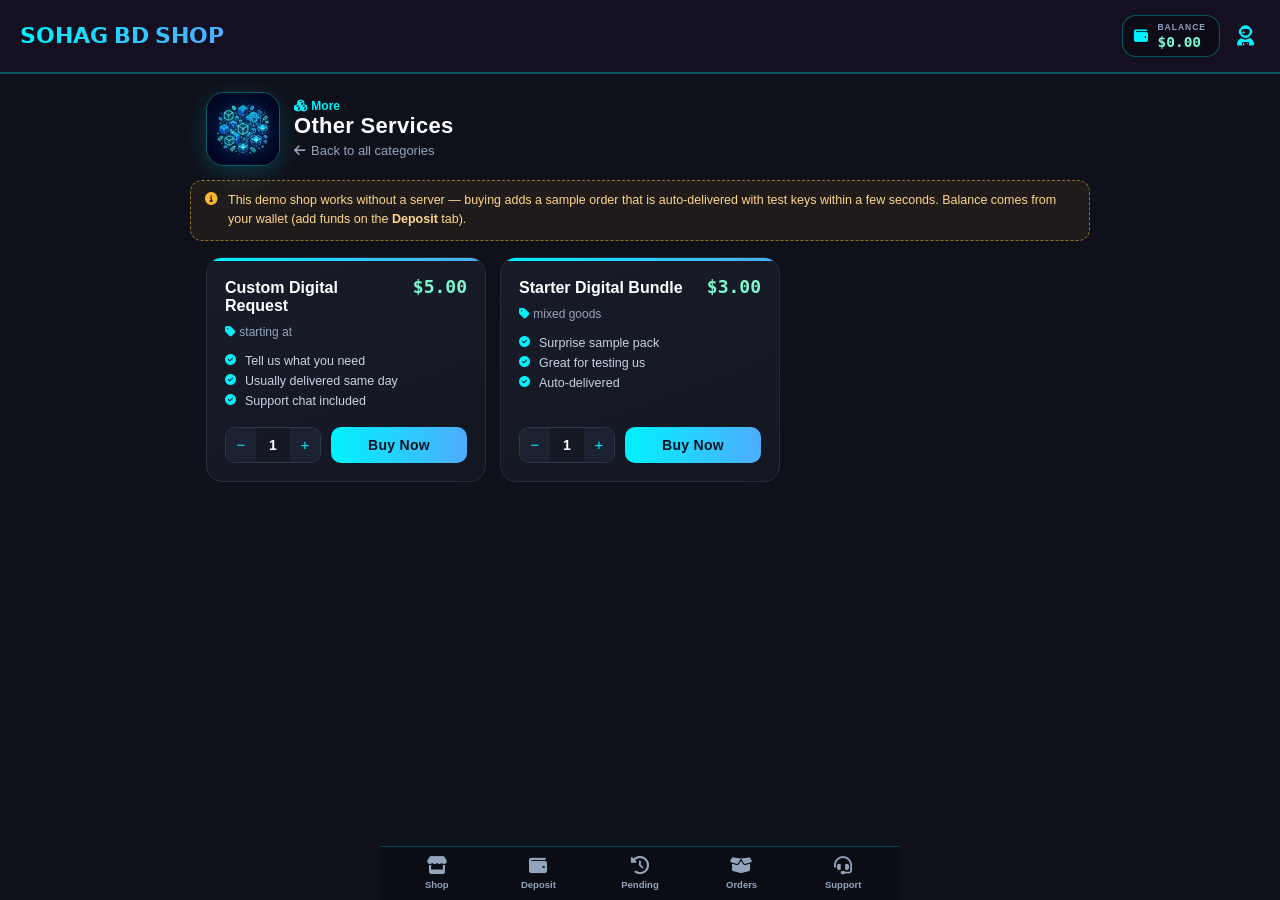
<file: shop.html>
<!DOCTYPE html>
<html lang="en">
<head>
    <meta charset="UTF-8">
    <meta name="viewport" content="width=device-width, initial-scale=1.0, maximum-scale=1.0, user-scalable=no">
    <title>Shop — SOHAG BD SHOP</title>
    <link rel="icon" href="favicon.ico?v=2" sizes="any">
    <link rel="icon" type="image/png" sizes="32x32" href="favicon-32x32.png?v=2">
    <link rel="icon" type="image/png" sizes="16x16" href="favicon-16x16.png?v=2">
    <link rel="icon" type="image/png" sizes="96x96" href="favicon-96x96.png?v=2">
    <link rel="apple-touch-icon" sizes="180x180" href="apple-touch-icon.png?v=2">
    <link rel="manifest" href="site.webmanifest?v=2">
    <meta name="theme-color" content="#0f111a">
    <link rel="preload" as="style" href="fa-subset.css?v=3"
          onload="this.rel='stylesheet'; this.onload=null;">
    <link rel="preload" as="font" type="font/woff2" crossorigin href="fa-solid-900.woff2">
    <noscript><link rel="stylesheet" href="fa-subset.css?v=3"></noscript>
    <link rel="preload" as="style" href="user-theme.css?v=6">
    <script src="app-boot.js?v=4"></script>
    <link rel="stylesheet" href="user-theme.css?v=6">
    <style>
        * { margin: 0; padding: 0; box-sizing: border-box; }
        body { font-family: 'Segoe UI', Tahoma, Geneva, Verdana, sans-serif; background: #0f111a; color: #fff; min-height: 100vh; padding-bottom: 100px; }
        .header { background: rgba(23, 17, 36, 0.85); backdrop-filter: blur(12px); padding: 15px 20px; display: flex; justify-content: space-between; align-items: center; border-bottom: 2px solid rgba(0, 242, 254, 0.3); position: sticky; top: 0; z-index: 1000; }
        .header-left { display: flex; align-items: center; gap: 15px; }
        .header h1 { font-size: 22px; font-weight: 900; background: linear-gradient(90deg, #00f2fe, #4facfe); -webkit-background-clip: text; -webkit-text-fill-color: transparent; margin: 0; }
        .header-actions { display: flex; align-items: center; gap: 12px; }
        .header-balance { display: inline-flex; align-items: center; gap: 9px; padding: 6px 13px 6px 11px; border-radius: 14px; border: 1px solid rgba(0,242,254,0.32); background: rgba(6,8,16,0.55); white-space: nowrap; }
        .hb-icon { font-size: 14px; color: #00f2fe; }
        .hb-text { display: flex; flex-direction: column; align-items: flex-start; gap: 2px; }
        .hb-label { font-size: 8.5px; font-weight: 800; letter-spacing: 1px; text-transform: uppercase; color: #8ea1bb; }
        .header-wallet { font-family: Consolas, 'SF Mono', monospace; font-size: 14.5px; font-weight: 800; color: #7ef9d0; }
        .header-icon { cursor: pointer; font-size: 20px; color: #00f2fe; padding: 5px; }
        .header-icon:hover { color: #ff0844; }
        .cat-hero { max-width: 900px; margin: 0 auto; padding: 18px 16px 2px; display: flex; align-items: center; gap: 14px; }
        .cat-hero img { width: 74px; height: 74px; border-radius: 18px; object-fit: cover; border: 1px solid rgba(0,242,254,.35); box-shadow: 0 6px 22px rgba(0,220,255,.18); }
        .cat-hero h2 { font-size: 22px; font-weight: 900; letter-spacing: .3px; }
        .cat-hero .tag { color: #00f2fe; font-size: 12px; font-weight: 700; }
        .cat-hero .back { color: #93a4bd; font-size: 13px; cursor: pointer; margin-top: 4px; display: inline-flex; gap: 6px; align-items: center; }
        .cat-hero .back:hover { color: #00f2fe; }
        .demo-note { max-width: 900px; margin: 12px auto 0; padding: 10px 14px; border: 1px dashed rgba(247,183,51,.55); border-radius: 12px; background: rgba(247,183,51,.07); color: #ffd58a; font-size: 12.5px; line-height: 1.55; display: flex; gap: 10px; align-items: flex-start; }
        .demo-note i { color: #f7b733; margin-top: 2px; }
        .plans { max-width: 900px; margin: 0 auto; padding: 16px; display: grid; grid-template-columns: repeat(auto-fill, minmax(255px, 1fr)); gap: 14px; }
        .plan { background: linear-gradient(160deg, #171c28, #131722); border: 1px solid #232c3d; border-radius: 16px; padding: 18px; display: flex; flex-direction: column; gap: 10px; transition: .25s; position: relative; overflow: hidden; }
        .plan:hover { transform: translateY(-3px); border-color: rgba(0,242,254,.55); box-shadow: 0 12px 30px rgba(0,200,240,.12); }
        .plan .feat { position: absolute; top: 0; left: 0; right: 0; height: 3px; background: linear-gradient(90deg, #00f2fe, #4facfe); }
        .plan h3 { font-size: 16px; font-weight: 800; display: flex; justify-content: space-between; gap: 8px; align-items: baseline; }
        .plan .price { color: #7ef9d0; font-family: Consolas, monospace; font-size: 18px; white-space: nowrap; }
        .plan .meta { color: #93a4bd; font-size: 12px; display: flex; gap: 14px; flex-wrap: wrap; }
        .plan ul { list-style: none; margin-top: 2px; flex: 1; }
        .plan li { font-size: 12.5px; color: #c6d2e4; padding: 3px 0 3px 20px; position: relative; }
        .plan li:before { content: '\f058'; font-family: 'Font Awesome 6 Free'; font-weight: 900; position: absolute; left: 0; color: #00f2fe; font-size: 11px; }
        .buy-row { display: flex; align-items: center; gap: 10px; margin-top: 6px; }
        .qty { display: inline-flex; align-items: center; border: 1px solid #2b3850; border-radius: 10px; overflow: hidden; }
        .qty button { background: #1b2333; color: #00f2fe; border: 0; width: 30px; height: 34px; font-size: 15px; cursor: pointer; }
        .qty span { min-width: 34px; text-align: center; font-weight: 800; font-size: 14px; }
        .buy { flex: 1; background: linear-gradient(90deg, #00f2fe, #4facfe); color: #04121f; border: 0; padding: 10px 12px; border-radius: 10px; font-weight: 900; font-size: 14px; cursor: pointer; letter-spacing: .3px; transition: .2s; }
        .buy:hover { filter: brightness(1.12); }
        .buy:disabled { opacity: .55; cursor: not-allowed; }
        .bottom-nav { position: fixed; bottom: 0; left: 0; right: 0; background: rgba(12, 14, 22, 0.95); backdrop-filter: blur(14px); border-top: 1px solid rgba(0, 242, 254, 0.25); display: flex; justify-content: space-around; padding: 10px 6px calc(10px + env(safe-area-inset-bottom)); z-index: 900; max-width: 520px; margin: 0 auto; }
        .nav-item { display: flex; flex-direction: column; align-items: center; gap: 4px; color: #93a4bd; text-decoration: none; font-size: 9.5px; font-weight: 800; min-width: 52px; }
        .nav-item i { font-size: 18px; }
        .nav-item.active { color: #00f2fe; }
        /* bottom sheet */
        .overlay { display: none; position: fixed; inset: 0; background: rgba(5, 7, 12, 0.75); z-index: 1200; align-items: flex-end; justify-content: center; }
        .sheet { width: 100%; max-width: 480px; background: #151a26; border: 1px solid #273144; border-radius: 22px 22px 0 0; padding: 20px; animation: pxFadeUp .25s ease; text-align: center; }
        .sheet h3 { margin-bottom: 6px; }
        .sheet .row { display: flex; justify-content: space-between; padding: 8px 0; font-size: 14px; border-bottom: 1px dashed rgba(255,255,255,.08); }
        .sheet .row b { color: #00f2fe; }
        .sheet .btn2 { display: block; margin-top: 14px; background: linear-gradient(90deg, #00f2fe, #4facfe); color: #04121f; border: 0; padding: 12px; border-radius: 12px; font-weight: 900; font-size: 15px; cursor: pointer; text-decoration: none; text-align: center; }
        .sheet .btn2.ghost { background: transparent; color: #93a4bd; border: 1px solid #2b3850; margin-top: 8px; }
        .toast-holder { position: fixed; left: 0; right: 0; bottom: 90px; display: flex; justify-content: center; z-index: 2000; pointer-events: none; }
        .mini-toast { background: rgba(6,10,20,.95); border: 1px solid rgba(0,242,254,.4); color: #dffaff; padding: 11px 18px; border-radius: 12px; font-size: 13.5px; box-shadow: 0 10px 30px rgba(0,0,0,.5); }
        .spin { display: inline-block; width: 14px; height: 14px; border: 2px solid rgba(255,255,255,.35); border-top-color: #00f2fe; border-radius: 50%; animation: rot .8s linear infinite; vertical-align: -2px; margin-right: 6px; }
        @keyframes rot { to { transform: rotate(360deg); } }
    </style>
</head>
<body>

    <div class="header">
        <div class="header-left">
            <h1>𝗦𝗢𝗛𝗔𝗚 𝗕𝗗 𝗦𝗛𝗢𝗣</h1>
        </div>
        <div class="header-actions">
            <div class="header-balance" title="Wallet balance">
                <i class="fa-solid fa-wallet hb-icon"></i>
                <span class="hb-text">
                    <span class="hb-label">Balance</span>
                    <span class="header-wallet" id="walletDisplay">$0.00</span>
                </span>
            </div>
            <div class="header-icon" onclick="window.location.href='account.html'">
                <i class="fa-solid fa-user-astronaut"></i>
            </div>
        </div>
    </div>

    <div class="cat-hero" id="catHero"></div>

    <div class="demo-note">
        <i class="fa-solid fa-circle-info"></i>
        <span id="demoNote">This demo shop works without a server — buying adds a sample order that is
        auto-delivered with test keys within a few seconds. Balance comes from your wallet
        (add funds on the <b>Deposit</b> tab).</span>
    </div>

    <div class="plans" id="plans"></div>

    <div class="bottom-nav">
        <a href="index.html" class="nav-item"><i class="fa-solid fa-store"></i><span>Shop</span></a>
        <a href="deposit.html" class="nav-item"><i class="fa-solid fa-wallet"></i><span>Deposit</span></a>
        <a href="pending.html" class="nav-item"><i class="fa-solid fa-clock-rotate-left"></i><span>Pending</span></a>
        <a href="orders.html" class="nav-item"><i class="fa-solid fa-box-open"></i><span>Orders</span></a>
        <a href="#" class="nav-item" onclick="openSupport(event)"><i class="fa-solid fa-headset"></i><span>Support</span></a>
    </div>

    <!-- Buy confirm sheet -->
    <div class="overlay" id="buySheet">
        <div class="sheet">
            <h3><i class="fa-solid fa-cart-shopping" style="color:#00f2fe"></i> Confirm order</h3>
            <p style="color:#93a4bd; font-size:12.5px; margin-bottom:8px;">The amount is deducted from your wallet and delivery happens automatically.</p>
            <div id="buyDetail"></div>
            <button class="btn2" id="buyBtn">Place Order</button>
            <button class="btn2 ghost" onclick="closeSheet('buySheet')">Cancel</button>
        </div>
    </div>

    <!-- Insufficient balance sheet -->
    <div class="overlay" id="fundSheet">
        <div class="sheet">
            <h3 style="color:#ffb199"><i class="fa-solid fa-circle-exclamation"></i> Low balance</h3>
            <p style="color:#93a4bd; font-size:13px; padding:10px 0;">Your wallet does not have enough balance for this order.</p>
            <div class="row"><span>Wallet balance</span><b id="fundBal">$0.00</b></div>
            <div class="row"><span>Order total</span><b style="color:#ffb199" id="fundNeed">$0.00</b></div>
            <a href="deposit.html" class="btn2"><i class="fa-solid fa-wallet"></i> Deposit now</a>
            <button class="btn2 ghost" onclick="closeSheet('fundSheet')">Not now</button>
        </div>
    </div>

    <div class="toast-holder" id="toastBox" style="display:none"><div class="mini-toast" id="toastText"></div></div>

    <script>
        // ---------------- catalog ----------------
        var CATALOG = {
            vpn: { name: 'VPN Services', tag: 'Secure tunnels for complete privacy.',
                   img: 'vpn.jpg', badge: 'Popular',
                   plans: [
                       { title: 'Premium VPN — 1 Month', price: 2.50, meta: '1 device · 10+ locations', feats: ['Full speed, no bandwidth limit', 'Works on PC, Android & iOS', 'Instant auto-delivery'] },
                       { title: 'Premium VPN — 3 Months', price: 6.00, meta: '1 device · 10+ locations', feats: ['Everything in 1-month plan', 'Save vs monthly billing', 'Priority support'] },
                       { title: 'Premium VPN — 6 Months', price: 10.00, meta: '2 devices · all locations', feats: ['Two simultaneous devices', 'Best value deal', 'Instant auto-delivery'] }
                   ] },
            ott: { name: 'OTT Platforms', tag: 'Premium Netflix & YouTube accounts.',
                   img: 'ott.jpg', badge: 'Top Rated',
                   plans: [
                       { title: 'Netflix Shared — 1 Month', price: 3.00, meta: '1 screen', feats: ['Full HD streaming', 'Private profile slot', 'Auto-delivered on completion'] },
                       { title: 'Netflix Premium — 1 Month', price: 6.00, meta: '4K · private', feats: ['Ultra HD + private profile', 'Works on all devices', 'Instant delivery'] },
                       { title: 'YouTube Premium — 1 Month', price: 2.00, meta: 'personal', feats: ['No ads on YouTube', 'Background play', 'Google login included'] }
                   ] },
            proxy: { name: 'Proxy Servers', tag: 'High-speed residential proxies.',
                     img: 'proxy.jpg', badge: 'Fast',
                     plans: [
                       { title: 'Residential Proxy — 1 GB', price: 2.50, meta: 'HTTP/SOCKS5', feats: ['Fresh residential IPs', 'No speed throttling', 'Credits delivered by bot'] },
                       { title: 'Residential Proxy — 5 GB', price: 9.00, meta: 'HTTP/SOCKS5', feats: ['Best for bulk tasks', 'Multiple regions', 'Instant top-up'] }
                   ] },
            bot: { name: 'Telegram Bots', tag: 'Premium automation scripts.',
                   img: 'bot.jpg', badge: 'Auto',
                   plans: [
                       { title: 'Auto-Forward Bot', price: 8.00, meta: 'lifetime script', feats: ['Forward posts between channels', 'Keyword filters', 'Setup help included'] },
                       { title: 'Referral Bot Setup', price: 12.00, meta: 'lifetime script', feats: ['Join-to-earn system', 'Balance & withdraw flow', 'Complete source code'] }
                   ] },
            tool: { name: 'Tool Service', tag: 'Exclusive SEO tools & utilities.',
                    img: 'tools.jpg', badge: 'Pro',
                    plans: [
                       { title: 'SEO Audit Tool — Monthly', price: 5.00, meta: '100 checks/mo', feats: ['On-page + backlink audit', 'PDF reports', 'Multi-site support'] },
                       { title: 'Bulk Scraper Pack', price: 7.00, meta: 'lifetime', feats: ['Profile & group scraper', 'Export to CSV', 'Windows tool'] }
                   ] },
            license: { name: 'License Keys', tag: 'Original software & Windows keys.',
                       img: 'license.jpg', badge: 'Genuine',
                       plans: [
                           { title: 'Windows 10/11 Pro Key', price: 4.00, meta: '1 PC · genuine', feats: ['Original retail key', 'Lifetime activation', 'Email delivery'] },
                           { title: 'Office 2021 Pro Key', price: 6.00, meta: '1 PC · genuine', feats: ['Full office suite', 'Works worldwide', 'Email delivery'] }
                       ] },
            ai: { name: 'AI Subscription', tag: 'ChatGPT, Gemini & premium AI tools.',
                  img: 'ai.jpg', badge: 'New',
                  plans: [
                      { title: 'ChatGPT Plus — 1 Month', price: 8.00, meta: 'full account', feats: ['GPT-4o access', 'Private account', 'Instant activation'] },
                      { title: 'Gemini Advanced — 1 Month', price: 7.00, meta: 'full account', feats: ['Google AI Ultra', 'Works with Google apps', 'Instant activation'] }
                  ] },
            other: { name: 'Other Services', tag: 'Miscellaneous digital goods.',
                     img: 'other.jpg', badge: 'More',
                     plans: [
                         { title: 'Custom Digital Request', price: 5.00, meta: 'starting at', feats: ['Tell us what you need', 'Usually delivered same day', 'Support chat included'] },
                         { title: 'Starter Digital Bundle', price: 3.00, meta: 'mixed goods', feats: ['Surprise sample pack', 'Great for testing us', 'Auto-delivered'] }
                     ] }
        };

        var ICONS = { vpn: 'fa-shield-halved', ott: 'fa-star', proxy: 'fa-gauge-high', bot: 'fa-robot',
                      tool: 'fa-screwdriver-wrench', license: 'fa-key', ai: 'fa-wand-magic-sparkles', other: 'fa-cubes' };

        var currentCategory = localStorage.getItem('selectedCategory') || 'other';
        if (!CATALOG[currentCategory]) currentCategory = 'other';

        // ---------------- page building ----------------
        function esc(s) { return String(s == null ? '' : s).replace(/[&<>"']/g, function (m) {
            return { '&': '&amp;', '<': '&lt;', '>': '&gt;', '"': '&quot;', "'": '&#39;' }[m]; }); }

        function paintCategory() {
            var cat = CATALOG[currentCategory];
            document.getElementById('catHero').innerHTML =
                '<img src="' + cat.img + '" alt="">' +
                '<div><div class="tag"><i class="fa-solid ' + (ICONS[currentCategory] || 'fa-store') + '"></i> ' + esc(cat.badge) + '</div>' +
                '<h2>' + esc(cat.name) + '</h2>' +
                '<div class="back" onclick="window.location.href=\'index.html\'"><i class="fa-solid fa-arrow-left"></i> Back to all categories</div></div>';
            document.title = cat.name + ' — SOHAG BD SHOP';
        }

        function qtyOf(id) { return parseInt(document.getElementById('q_' + id).textContent, 10) || 1; }
        function inc(id) {
            var el = document.getElementById('q_' + id);
            var v = (parseInt(el.textContent, 10) || 1) + 1;
            if (v > 50) return;
            el.textContent = v;
        }
        function dec(id) {
            var el = document.getElementById('q_' + id);
            var v = (parseInt(el.textContent, 10) || 1) - 1;
            if (v < 1) return;
            el.textContent = v;
        }

        function paintPlans() {
            var cat = CATALOG[currentCategory];
            var html = '';
            cat.plans.forEach(function (p, i) {
                var id = currentCategory + '_' + i;
                html += '<div class="plan"><div class="feat"></div><h3>' + esc(p.title) +
                        '<span class="price">$' + p.price.toFixed(2) + '</span></h3>' +
                        '<div class="meta"><span><i class="fa-solid fa-tag" style="color:#00f2fe"></i> ' + esc(p.meta) + '</span></div>' +
                        '<ul>' + p.feats.map(function (f) { return '<li>' + esc(f) + '</li>'; }).join('') + '</ul>' +
                        '<div class="buy-row"><div class="qty"><button onclick="dec(\'' + id + '\')">−</button>' +
                        '<span id="q_' + id + '">1</span><button onclick="inc(\'' + id + '\')">+</button></div>' +
                        '<button class="buy" onclick="buy(\'' + id + '\',' + p.price + ',\'' + esc(p.title).replace(/'/g, "\\'") + '\')">Buy Now</button></div></div>';
            });
            document.getElementById('plans').innerHTML = html;
        }

        // ---------------- buying ----------------
        var pendingBuy = null;

        function buy(id, price, title) {
            if (localStorage.getItem('isLoggedIn') !== 'true') {
                toast('Please login to place an order');
                setTimeout(function () { window.location.href = 'login.html'; }, 900);
                return;
            }
            pendingBuy = { id: id, title: title, price: price, qty: qtyOf(id) };
            document.getElementById('buyDetail').innerHTML =
                '<div class="row"><span>' + esc(title) + ' × ' + pendingBuy.qty + '</span><b>$' + (price * pendingBuy.qty).toFixed(2) + '</b></div>';
            openSheet('buySheet');
        }

        async function placeOrder() {
            if (!pendingBuy) return;
            var btn = document.getElementById('buyBtn');
            btn.disabled = true;
            btn.innerHTML = '<span class="spin"></span>Placing order…';
            try {
                var res = await fetch('api_place_order.php', {
                    method: 'POST', headers: { 'Content-Type': 'application/json' },
                    body: JSON.stringify({
                        telegram_id: localStorage.getItem('userTelegramId') || '',
                        title: pendingBuy.title,
                        details: CATALOG[currentCategory].name,
                        price: pendingBuy.price,
                        quantity: pendingBuy.qty
                    })
                });
                var data = await res.json();
                if (!data.success) {
                    btn.disabled = false; btn.innerHTML = 'Place Order';
                    closeSheet('buySheet');
                    if (data.reason === 'insufficient') { showFundSheet(); }
                    else toast('⚠️ ' + (data.message || 'Could not place the order.'));
                    return;
                }
                paintBalanceValue(data.balance);
                toast('✅ Order placed! It will be delivered in a few seconds.');
                setTimeout(function () { window.location.href = 'orders.html'; }, 1400);
            } catch (e) {
                btn.disabled = false; btn.innerHTML = 'Place Order';
                toast('⚠️ Connection failed. Please try again.');
            }
        }

        function showFundSheet() {
            var tg = localStorage.getItem('userTelegramId');
            document.getElementById('fundNeed').textContent = '$' + (pendingBuy ? (pendingBuy.price * pendingBuy.qty).toFixed(2) : '0.00');
            openSheet('fundSheet');
            loadBalance().then(function (b) { document.getElementById('fundBal').textContent = '$' + (b || 0).toFixed(2); });
        }

        function openSheet(id) { document.getElementById(id).style.display = 'flex'; }
        function closeSheet(id) { document.getElementById(id).style.display = 'none'; }
        document.getElementById('buyBtn').addEventListener('click', placeOrder);
        window.addEventListener('click', function (e) {
            ['buySheet', 'fundSheet'].forEach(function (id) {
                if (e.target === document.getElementById(id)) closeSheet(id);
            });
        });

        function toast(msg) {
            var box = document.getElementById('toastBox');
            document.getElementById('toastText').innerHTML = msg;
            box.style.display = 'flex';
            clearTimeout(window.__tt);
            window.__tt = setTimeout(function () { box.style.display = 'none'; }, 3200);
        }

        // ---------------- wallet ----------------
        function paintBalanceValue(v) {
            var el = document.getElementById('walletDisplay');
            if (el) el.innerHTML = '$' + parseFloat(v || 0).toFixed(2);
        }
        async function loadBalance() {
            var tg = localStorage.getItem('userTelegramId');
            if (!tg) { paintBalanceValue(0); return 0; }
            if (window.SBD && SBD.cacheGet) {
                var c = SBD.cacheGet('balance:' + tg, true);
                if (c && c.success) { paintBalanceValue(c.balance); return c.balance; }
            }
            try {
                var res = await fetch('api_balance.php?telegram_id=' + encodeURIComponent(tg));
                var d = await res.json();
                if (d && d.success) {
                    paintBalanceValue(d.balance);
                    if (window.SBD && SBD.cacheSet) SBD.cacheSet('balance:' + tg, d, 300000);
                    return d.balance;
                }
            } catch (e) {}
            return 0;
        }
        document.addEventListener('DOMContentLoaded', function () {
            paintCategory();
            paintPlans();
            loadBalance();
            if (window.SBD && SBD.poll) SBD.poll(loadBalance, 15000);
        });

        function openSupport(e) {
            if (e) e.preventDefault();
            var m = document.getElementById('supportModal');
            if (m) m.style.display = 'flex';
        }
        function closeSupportModal() { document.getElementById('supportModal').style.display = 'none'; }
        window.onclick = function (event) {
            var sm = document.getElementById('supportModal');
            if (event.target === sm && sm) closeSupportModal();
        };
    </script>

    <!-- Support Modal -->
    <div class="support-overlay" id="supportModal" style="display:none">
        <div class="support-box">
            <div class="close-modal" onclick="closeSupportModal()"><i class="fa-solid fa-times"></i></div>
            <h3><i class="fa-solid fa-headset"></i> Live Support</h3>
            <div class="support-desc">Choose a platform to contact us.</div>
            <a href="https://wa.me/8801618202470" target="_blank" rel="noopener" class="support-btn btn-wa"><i class="fa-brands fa-whatsapp"></i> WhatsApp</a>
            <a href="https://t.me/SH_5617" target="_blank" rel="noopener" class="support-btn btn-tg"><i class="fa-brands fa-telegram"></i> Telegram</a>
        </div>
    </div>
</body>
</html>
</file>
<file: user-theme.css>
/* =====================================================================
   SOHAG BD SHOP — shared theme layer (user-theme.css)
   ---------------------------------------------------------------------
   This file is loaded by every page through a <link rel="stylesheet">.
   Each page also carries its own inline <style> block with the layout
   that is unique to it; the rules below are the *shared* visual layer
   (colour tokens, glow, category-card shading, stagger animations…)
   that the pages were written against but which was missing from the
   repository.  Rules are kept additive so they never fight the inline
   styles of any page.
   ===================================================================== */

:root {
    --c1: #00f2fe;   /* cyan   */
    --c2: #4facfe;   /* blue   */
    --c3: #a855f7;   /* violet */
    --c4: #ff0844;   /* rose   */
    --c5: #ffb199;   /* peach  */
    --c6: #2ecc71;   /* green  */
    --c7: #f7b733;   /* amber  */
    --ink: #e8f2ff;
    --muted: #93a4bd;
    --bg-deep: #0f111a;
    --card-bg: #171c28;
    --line: rgba(255, 255, 255, 0.08);
    --ease: cubic-bezier(.22, .85, .24, 1);
}

/* ---------- smooth rendering & baseline ---------- */
html { scroll-behavior: smooth; }
body { -webkit-font-smoothing: antialiased; text-rendering: optimizeLegibility; }
::selection { background: rgba(0, 242, 254, 0.28); color: #fff; }

*::-webkit-scrollbar { width: 9px; height: 9px; }
*::-webkit-scrollbar-track { background: #0b0e16; }
*::-webkit-scrollbar-thumb { background: linear-gradient(180deg, #1e2b44, #2c3c5c); border-radius: 8px; }
*::-webkit-scrollbar-thumb:hover { background: linear-gradient(180deg, #00f2fe, #4facfe); }

/* =====================================================================
   Category cards — the small extras the index / shop pages expect
   (.card-badge chip, .img-shade overlay and .px-stagger entrance)
   ===================================================================== */
.card-badge {
    position: absolute;
    top: 10px;
    left: 10px;
    z-index: 2;
    display: inline-flex;
    align-items: center;
    gap: 6px;
    background: linear-gradient(135deg, rgba(0, 242, 254, .95), rgba(79, 172, 254, .95));
    color: #04121f;
    font-size: 10.5px;
    font-weight: 900;
    letter-spacing: .6px;
    padding: 5px 10px;
    border-radius: 999px;
    box-shadow: 0 4px 14px rgba(0, 200, 230, .35);
    text-transform: uppercase;
}

.img-shade {
    position: absolute;
    inset: 0;
    background: linear-gradient(180deg, rgba(15, 17, 26, 0) 40%, rgba(15, 17, 26, .85) 100%);
    pointer-events: none;
}

/* Staggered entrance used by grids across pages */
.px-stagger > * {
    animation: pxFadeUp .55s var(--ease) both;
}
.px-stagger > *:nth-child(2)  { animation-delay: .05s; }
.px-stagger > *:nth-child(3)  { animation-delay: .10s; }
.px-stagger > *:nth-child(4)  { animation-delay: .15s; }
.px-stagger > *:nth-child(5)  { animation-delay: .20s; }
.px-stagger > *:nth-child(6)  { animation-delay: .25s; }
.px-stagger > *:nth-child(7)  { animation-delay: .30s; }
.px-stagger > *:nth-child(8)  { animation-delay: .35s; }
.px-stagger > *:nth-child(9)  { animation-delay: .40s; }
.px-stagger > *:nth-child(10) { animation-delay: .45s; }
.px-stagger > *:nth-child(n+11) { animation-delay: .50s; }

@keyframes pxFadeUp {
    from { opacity: 0; transform: translateY(14px); }
    to   { opacity: 1; transform: translateY(0); }
}

/* Login / OTP reveal helper */
.reveal { animation: pxFadeUp .4s var(--ease) both; }

/* =====================================================================
   Shared glow utilities
   ===================================================================== */
.glow-cyan   { text-shadow: 0 0 18px rgba(0, 242, 254, .65); }
.glow-blue   { text-shadow: 0 0 18px rgba(79, 172, 254, .65); }

/* Toast used by account / deposite / pending pages that define their own
   position rules inline — this only guarantees a sane baseline. */
.toast i { margin-right: 6px; }

/* Support modal (used across pages; the main pages style it inline — this is
   the shared baseline so any page that links the stylesheet gets a working box) */
.support-overlay {
    display: none;
    position: fixed;
    inset: 0;
    background: rgba(4, 6, 10, 0.78);
    backdrop-filter: blur(4px);
    z-index: 1500;
    align-items: center;
    justify-content: center;
    padding: 20px;
}
.support-box {
    background: #141a28;
    border: 1px solid rgba(0, 242, 254, 0.28);
    border-radius: 18px;
    padding: 22px 18px;
    width: 100%;
    max-width: 340px;
    text-align: center;
    position: relative;
    box-shadow: 0 18px 50px rgba(0, 0, 0, 0.55);
    animation: pxFadeUp .3s var(--ease);
}
.support-box h3 { font-size: 18px; margin-bottom: 4px; color: #e8f2ff; }
.support-desc { color: #93a4bd; font-size: 13px; margin-bottom: 16px; }
.support-box .close-modal {
    position: absolute; top: 10px; right: 12px;
    color: #93a4bd; cursor: pointer; font-size: 17px;
}
.support-box .close-modal:hover { color: #ff0844; }
.support-btn {
    display: flex; align-items: center; justify-content: center; gap: 9px;
    padding: 12px; border-radius: 12px; font-weight: 800; font-size: 14.5px;
    text-decoration: none; color: #fff; margin-bottom: 10px; transition: .2s;
}
.support-btn:hover { transform: translateY(-1px); filter: brightness(1.1); }
.btn-wa { background: linear-gradient(135deg, #25d366, #128c7e); }
.btn-tg { background: linear-gradient(135deg, #2aabee, #229ed9); }

/* =====================================================================
   Accessibility
   ===================================================================== */
@media (prefers-reduced-motion: reduce) {
    *, *::before, *::after {
        animation-duration: .001s !important;
        animation-iteration-count: 1 !important;
        transition-duration: .001s !important;
        scroll-behavior: auto !important;
    }
}
</file>
